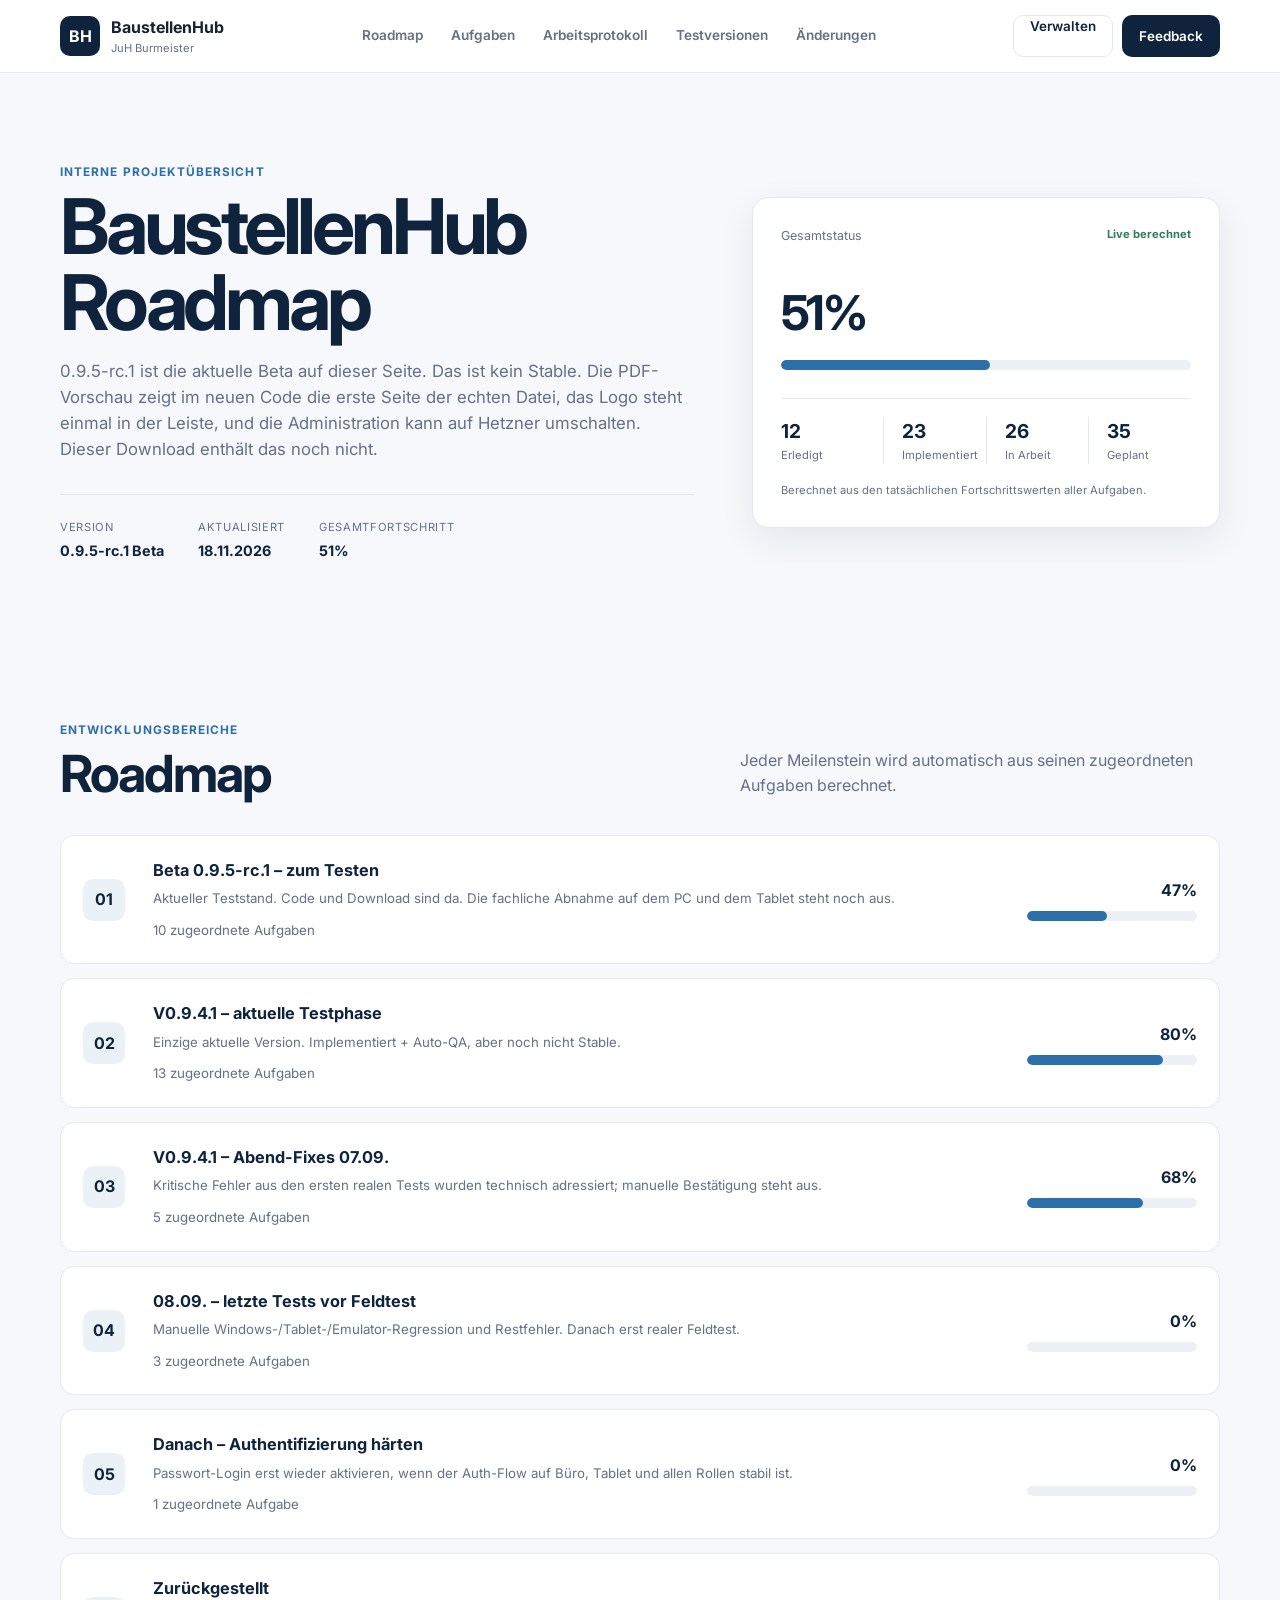
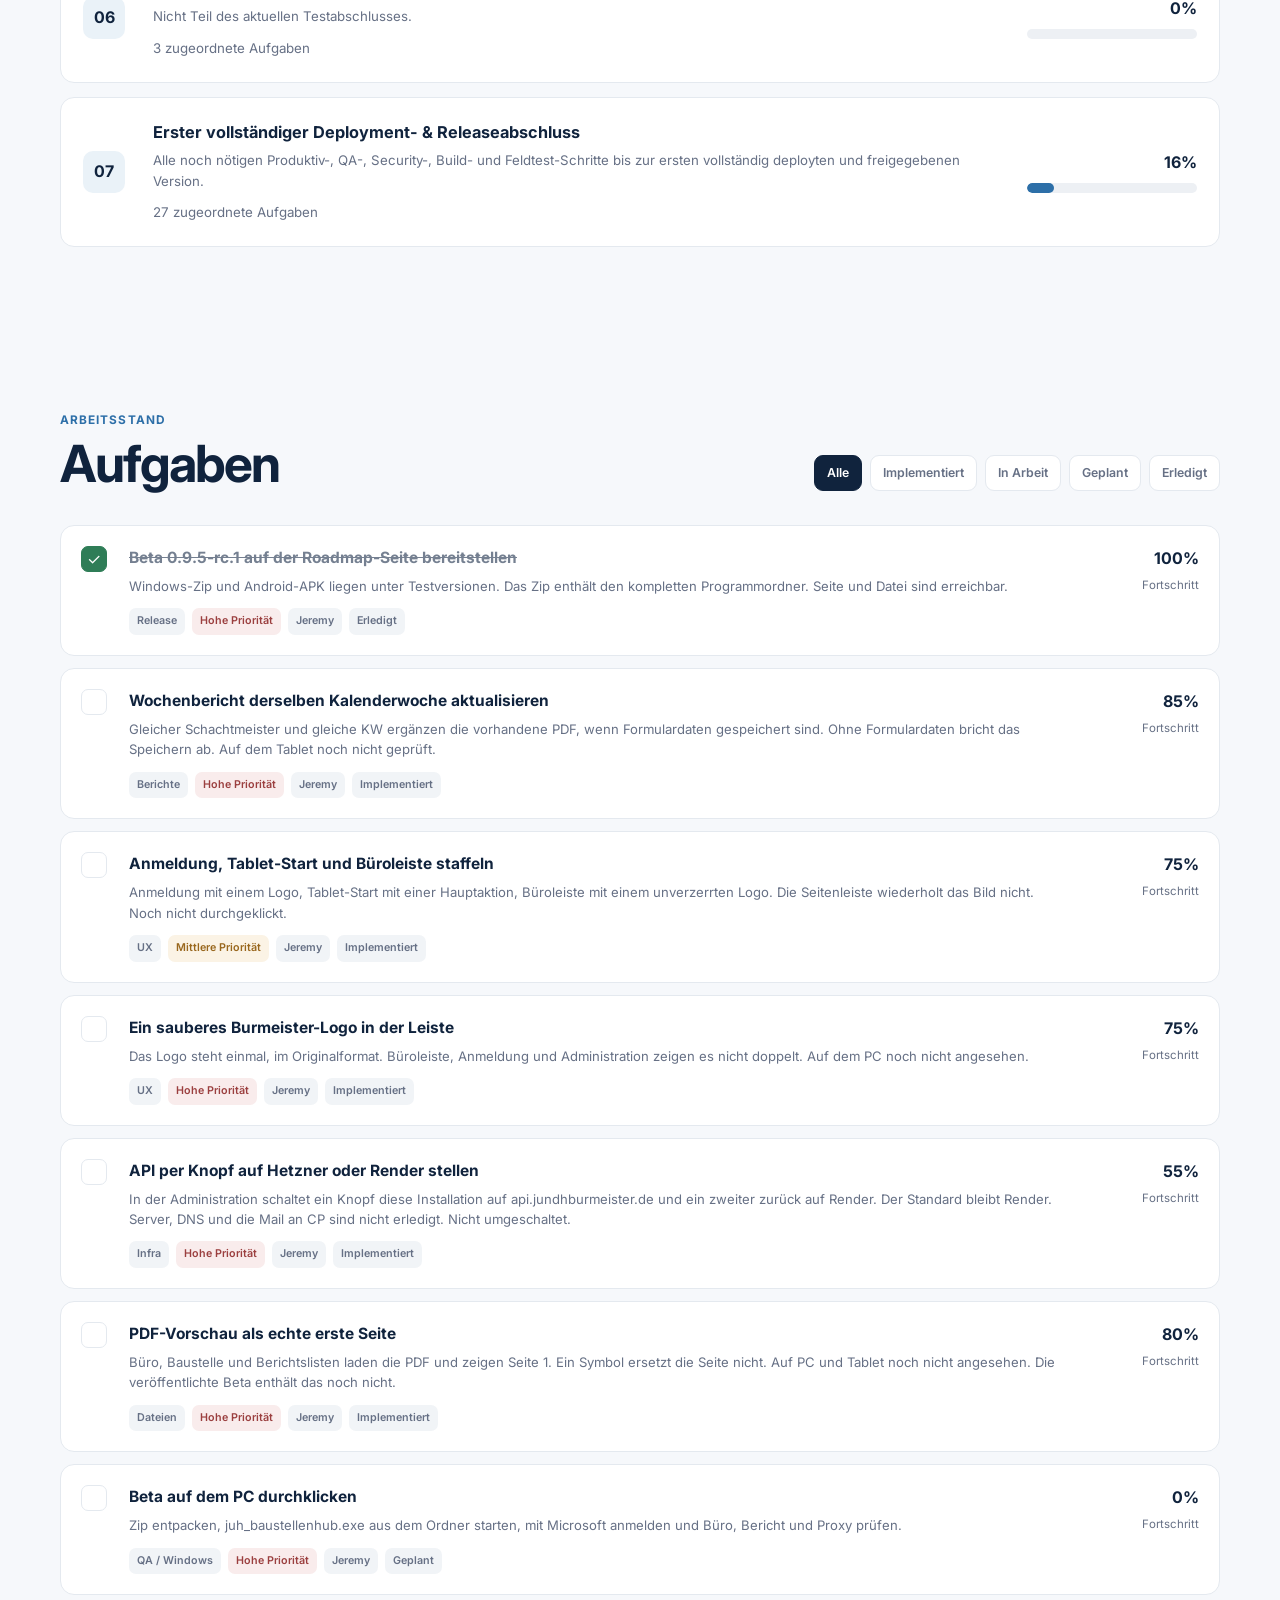
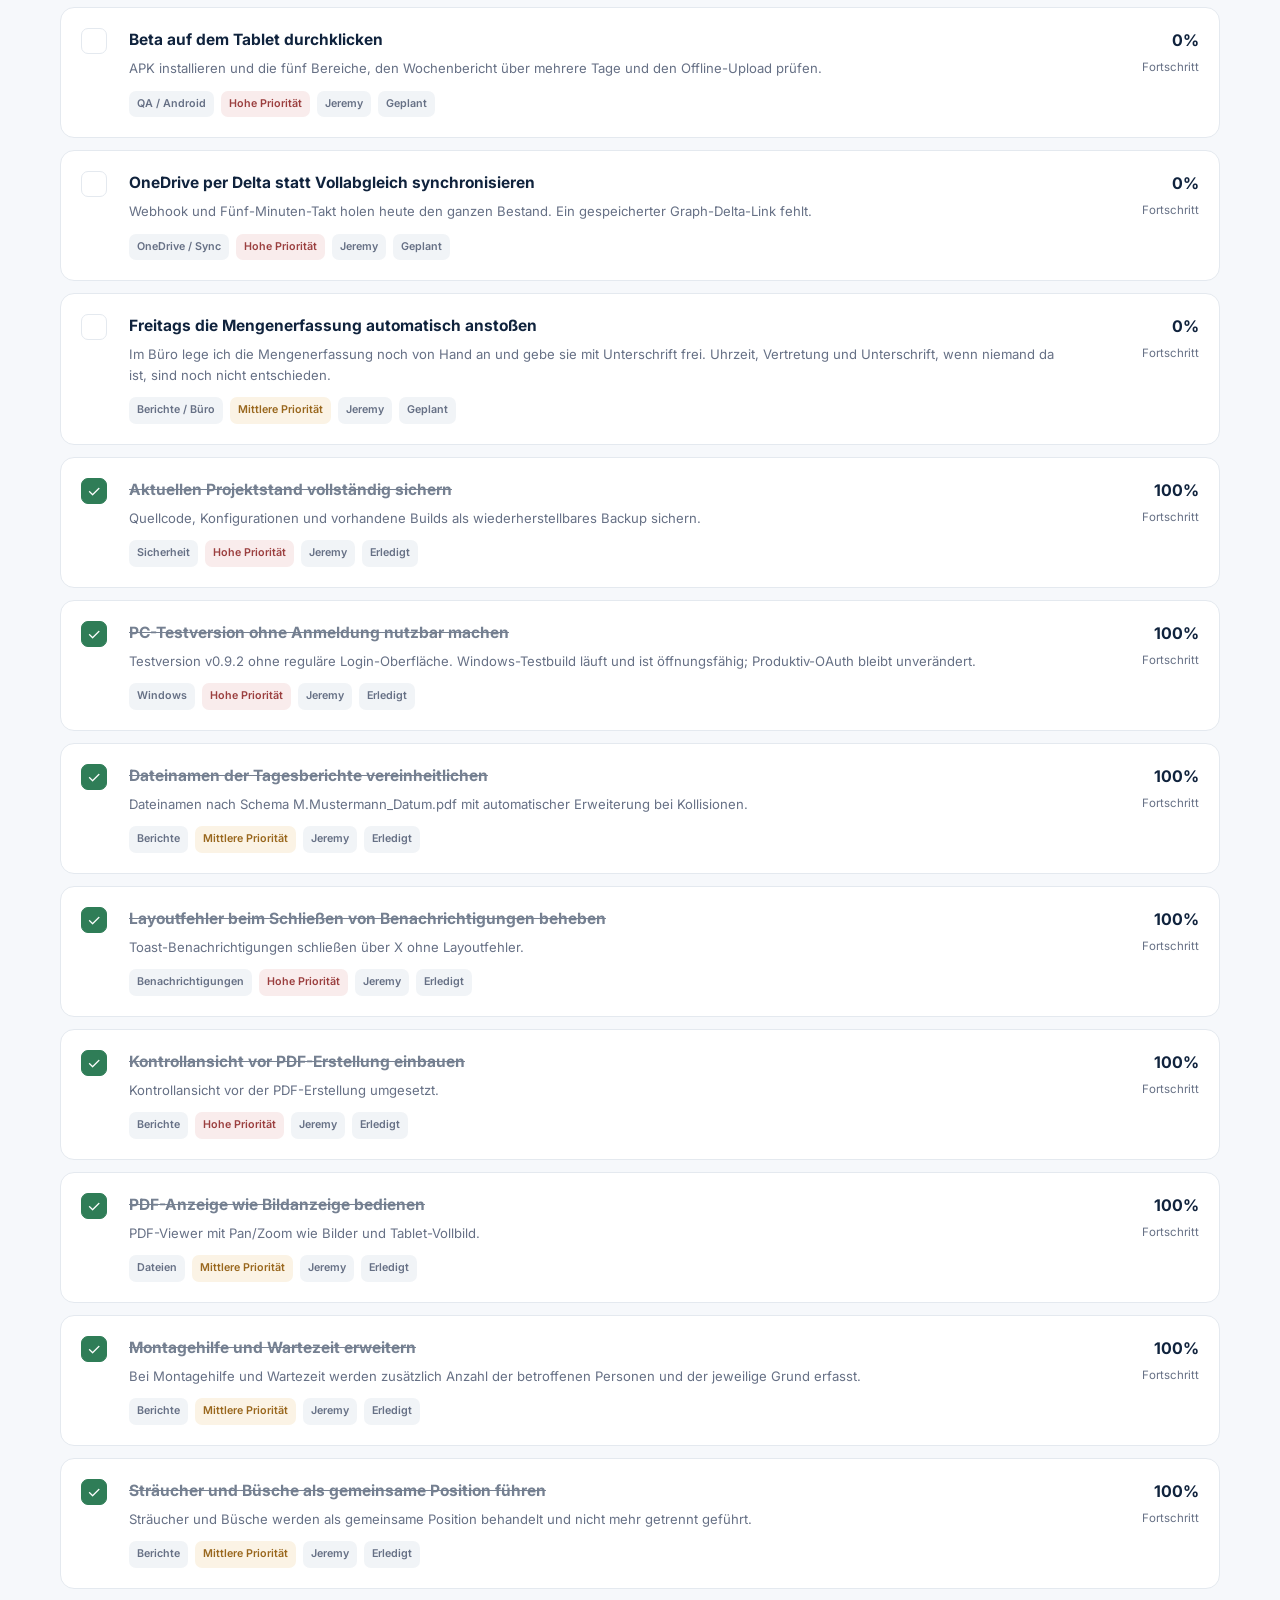
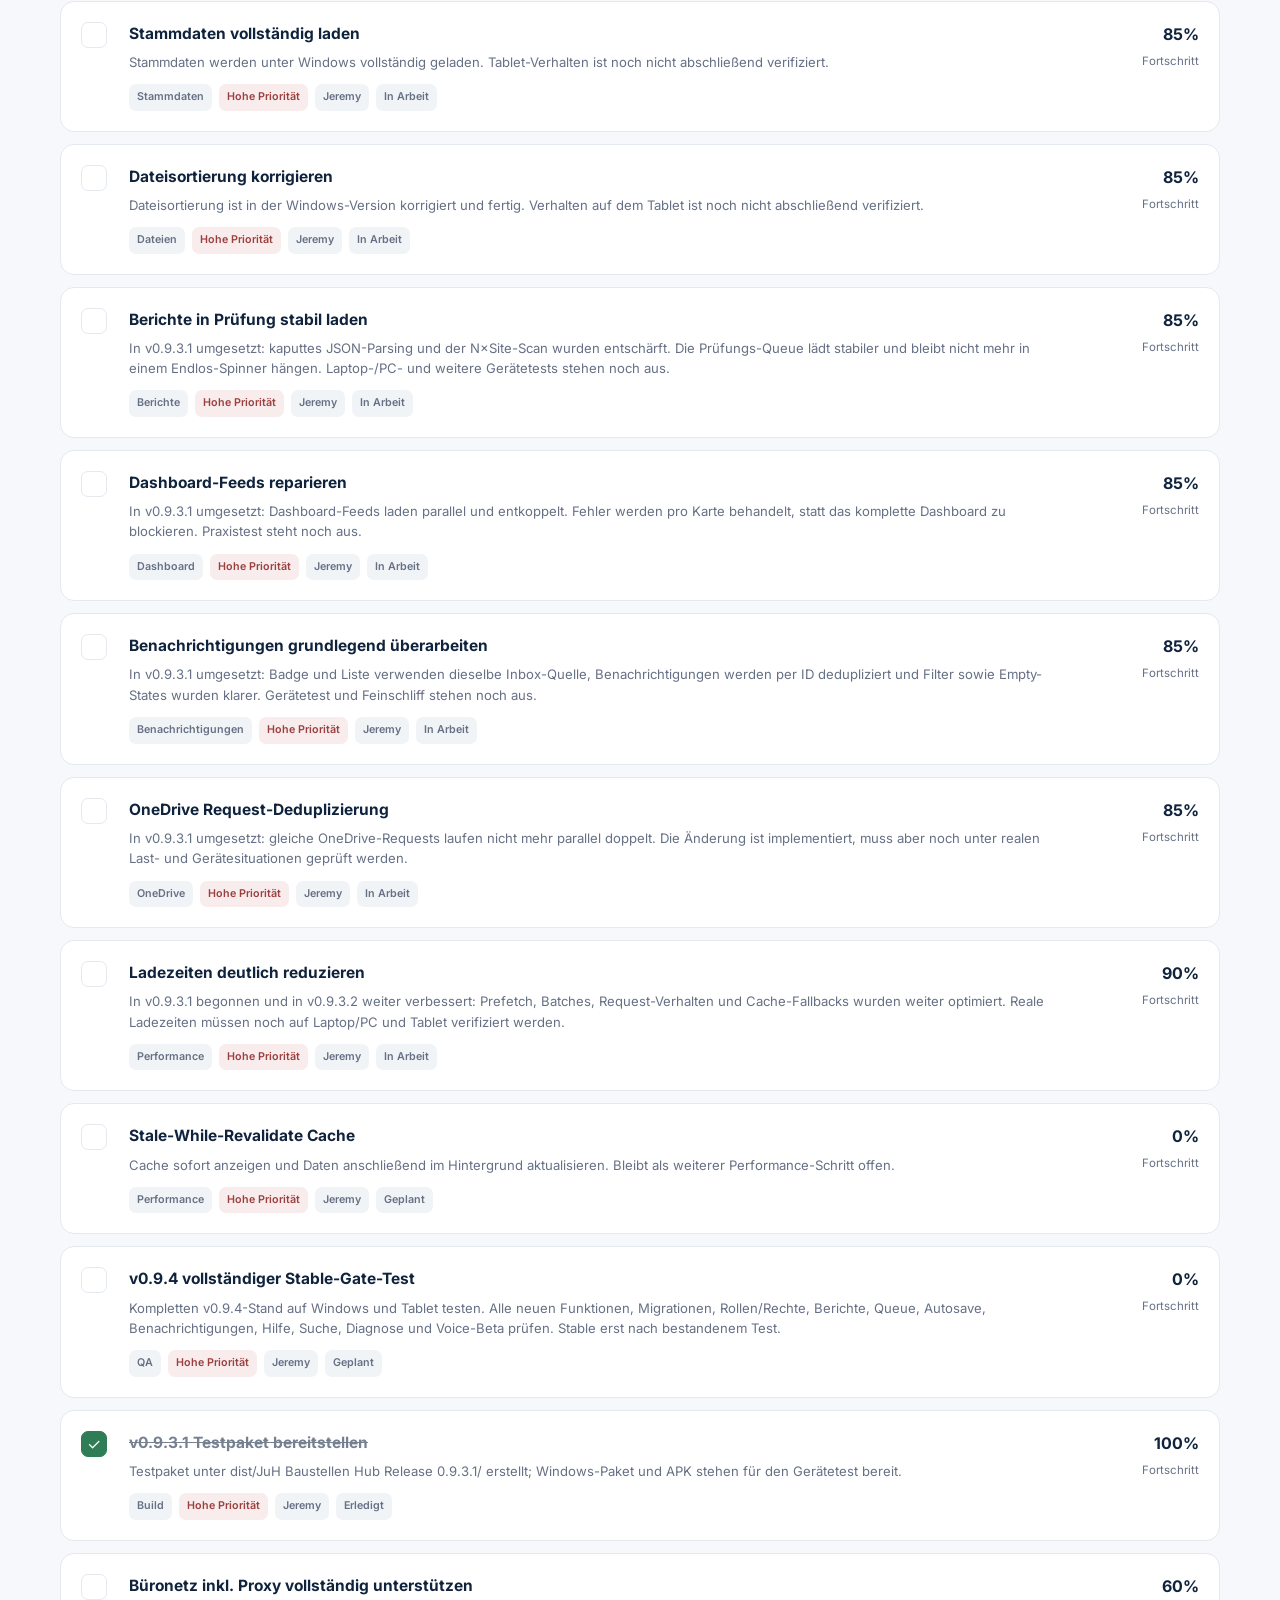
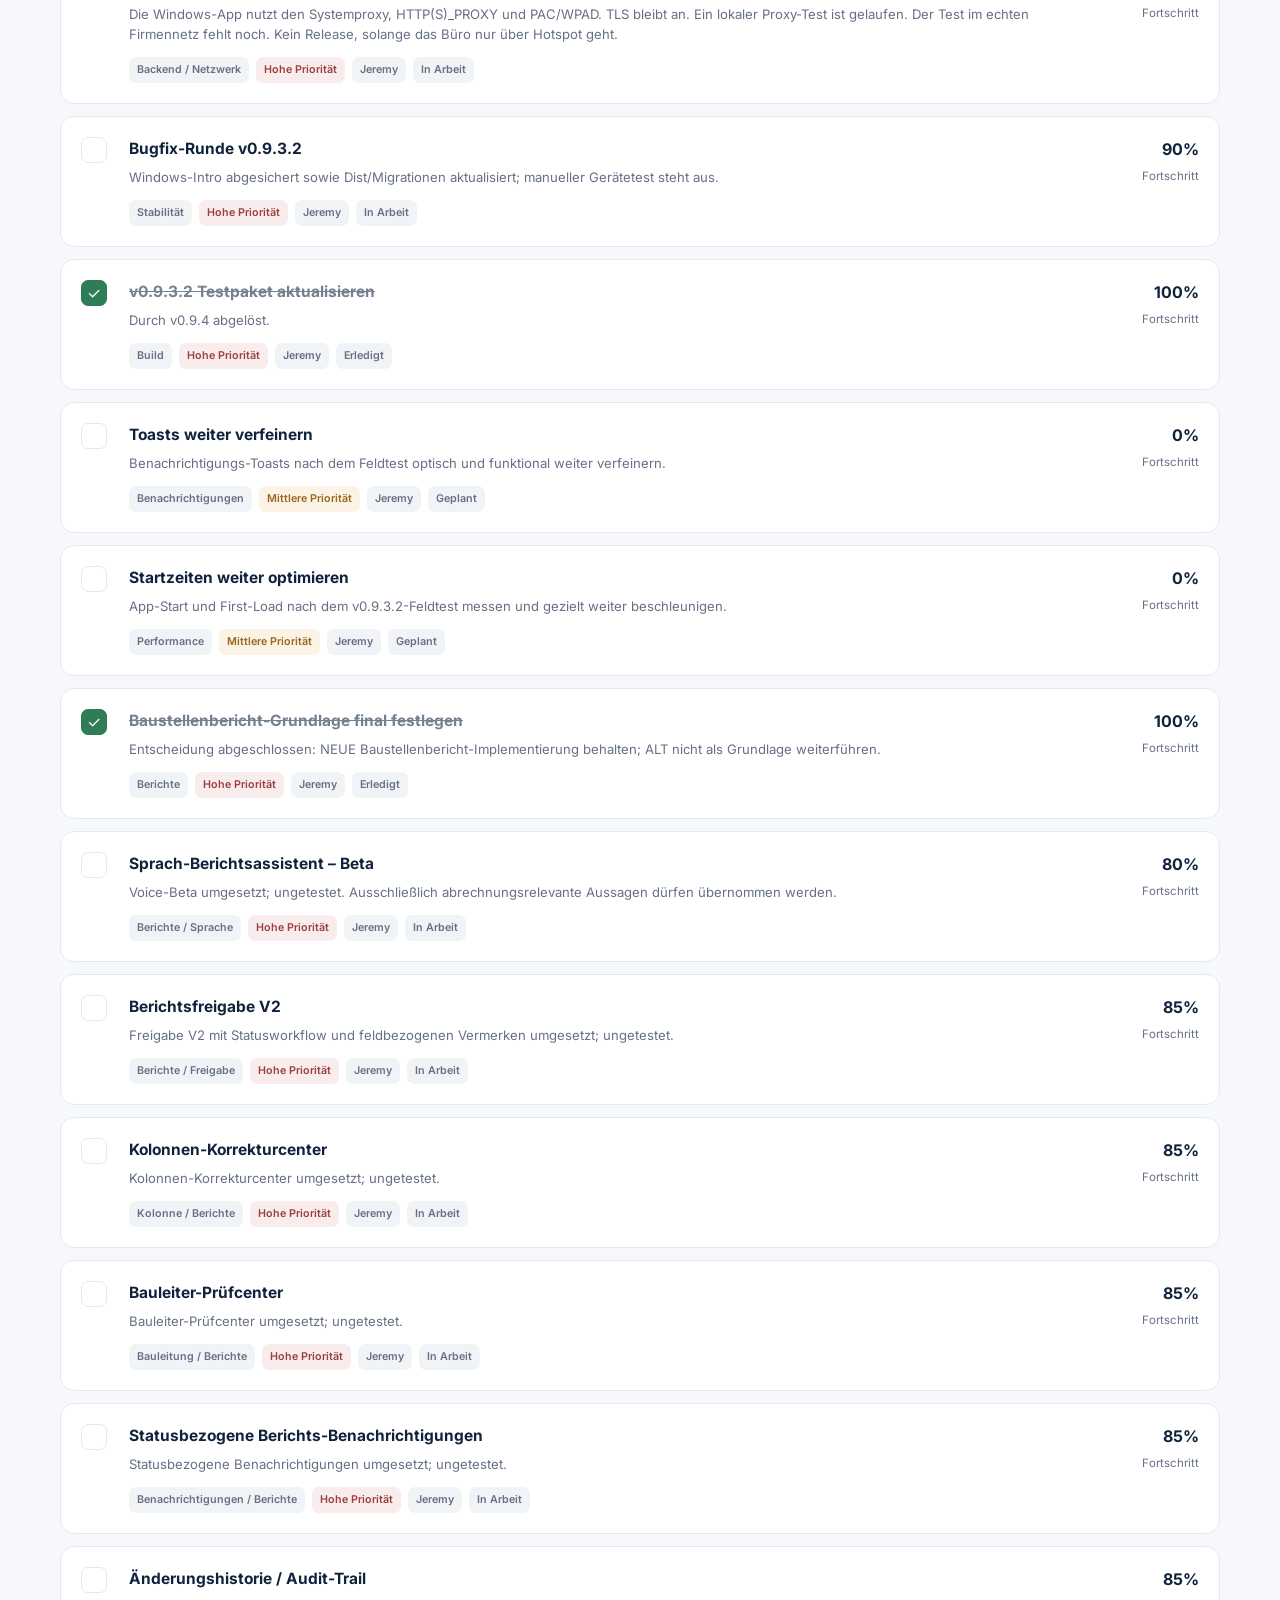
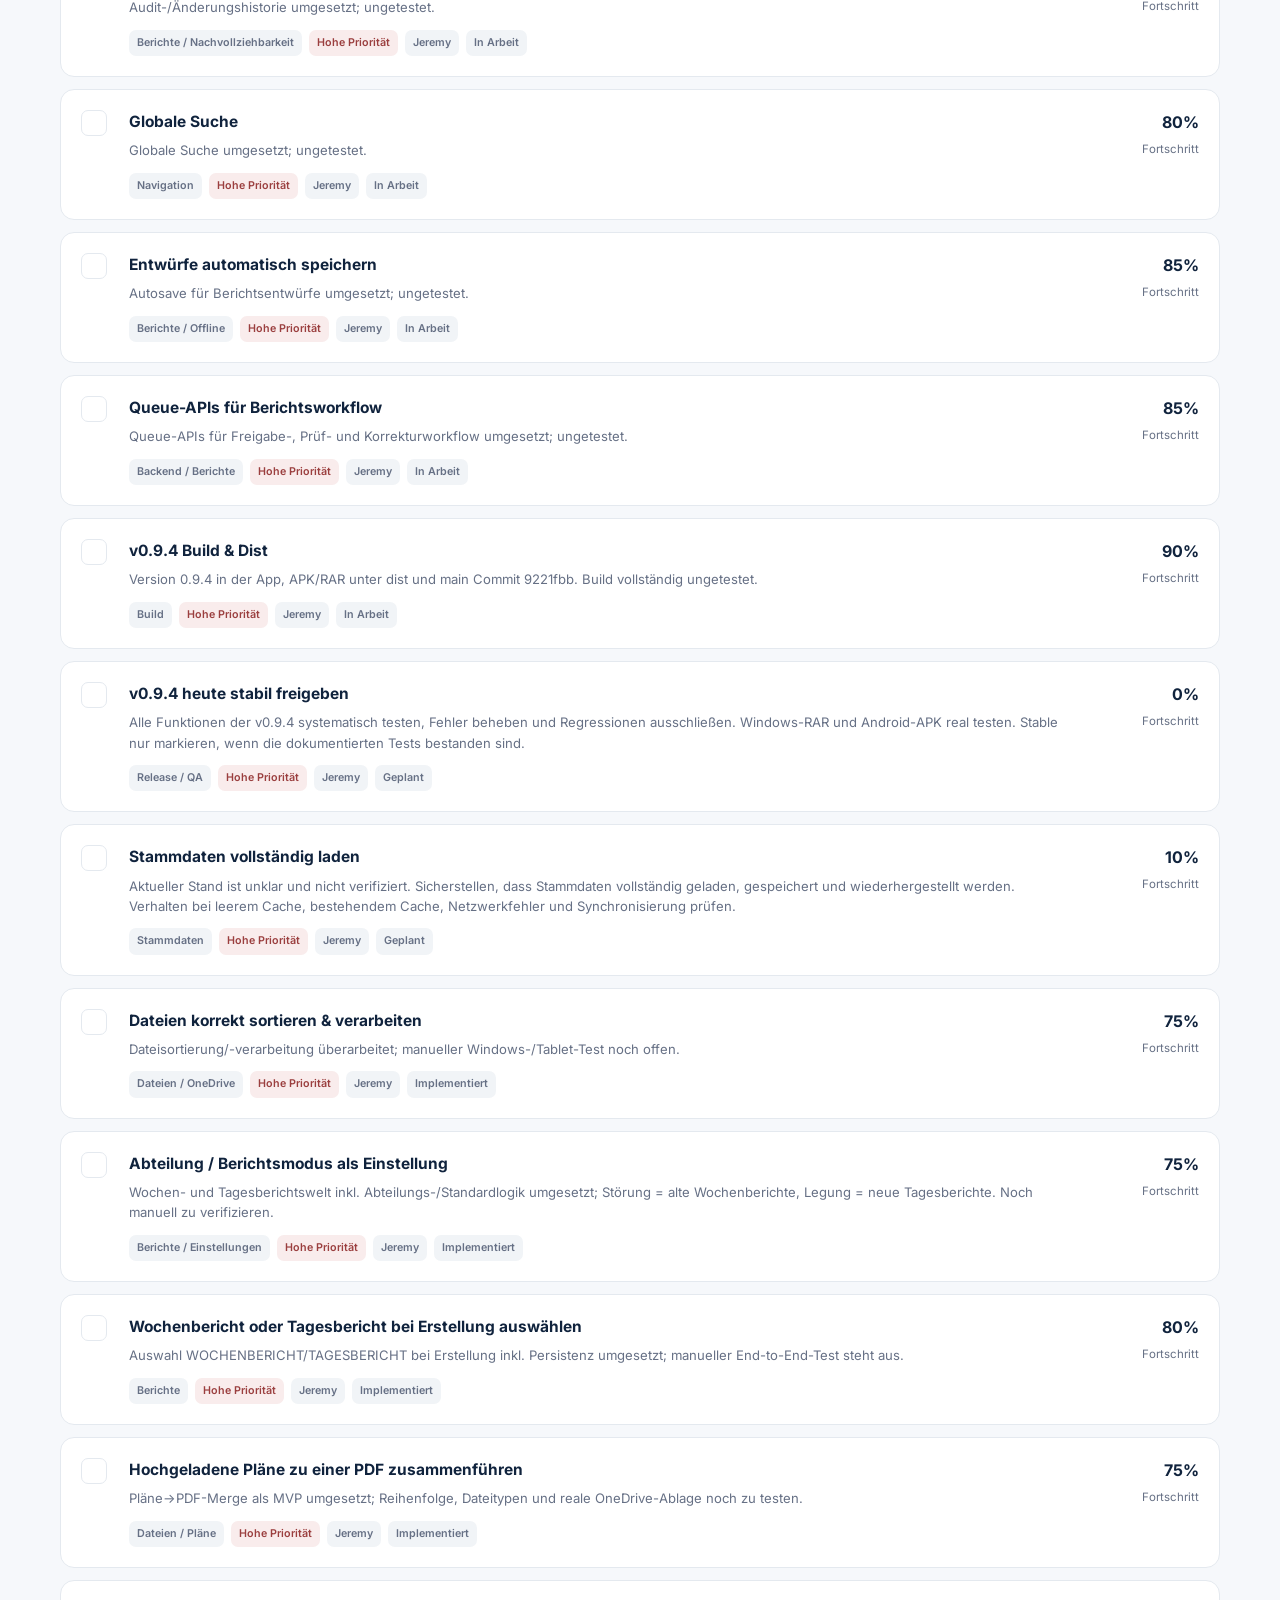
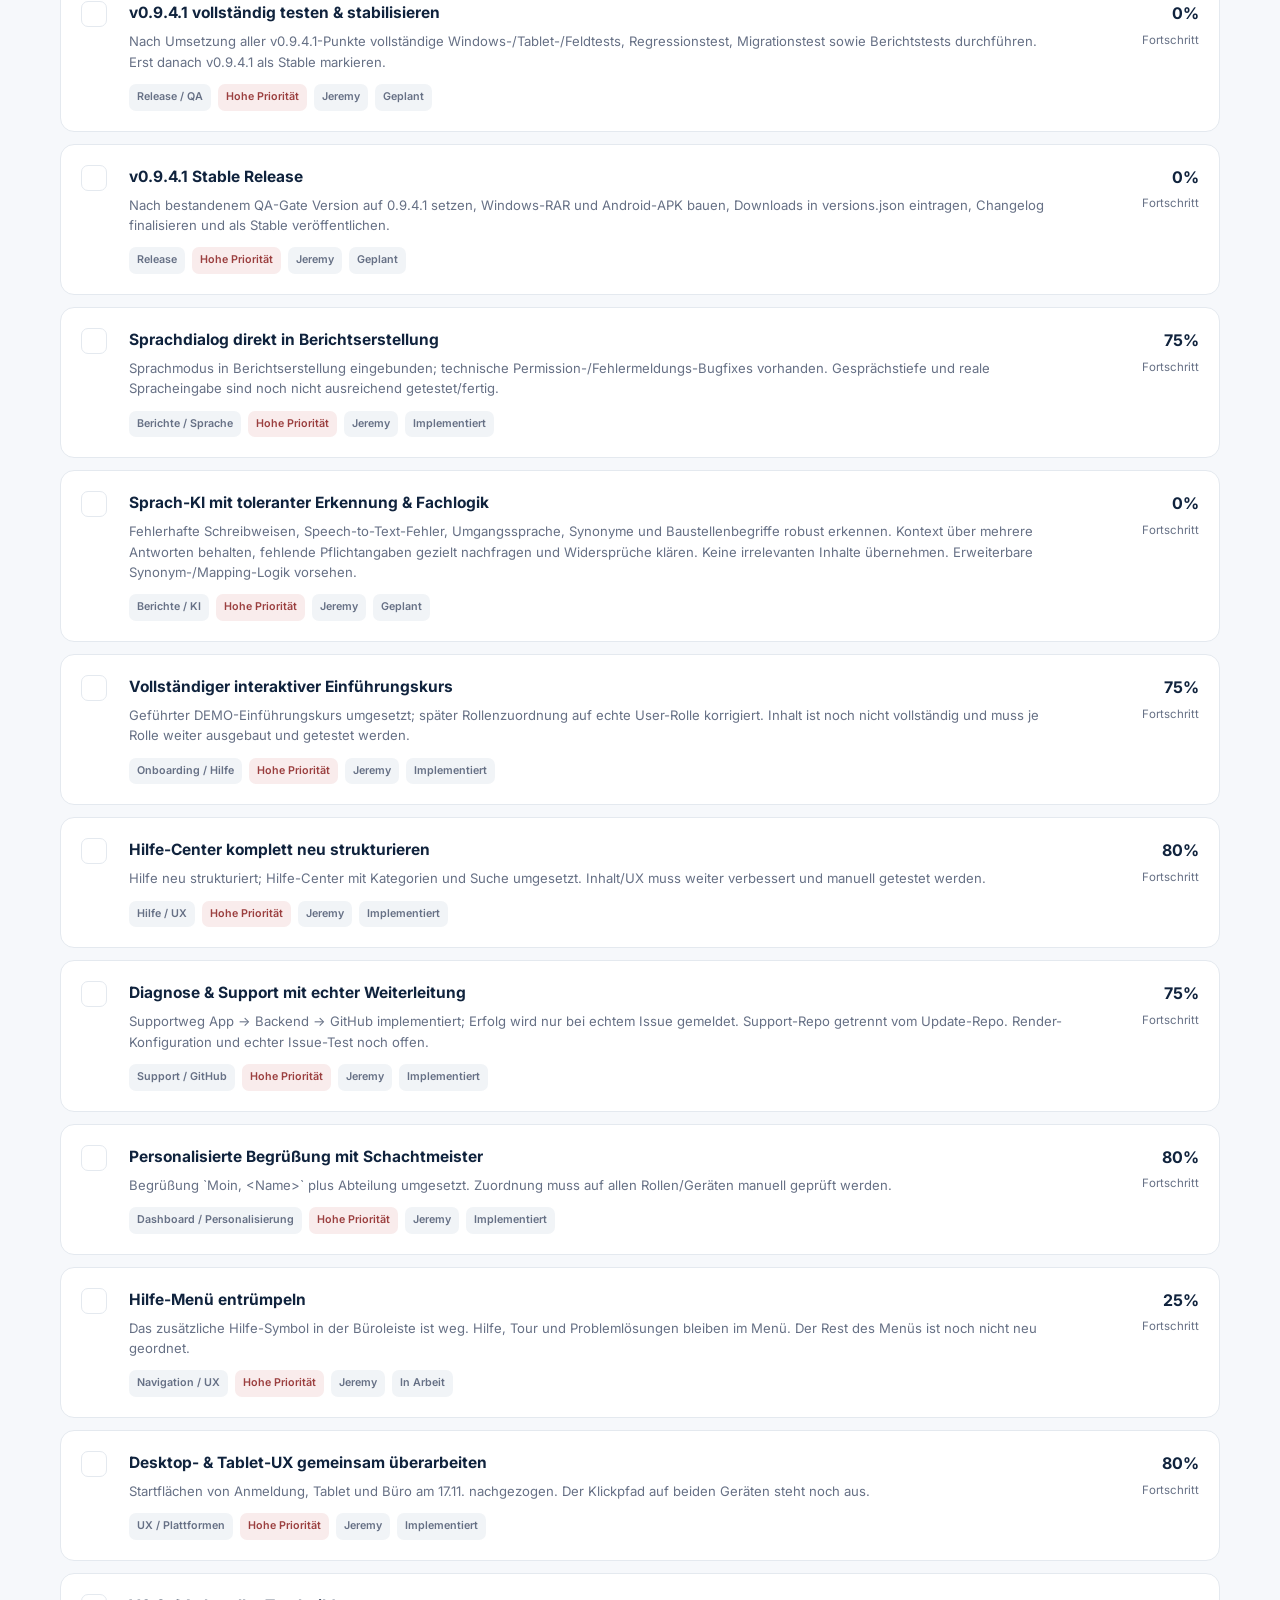
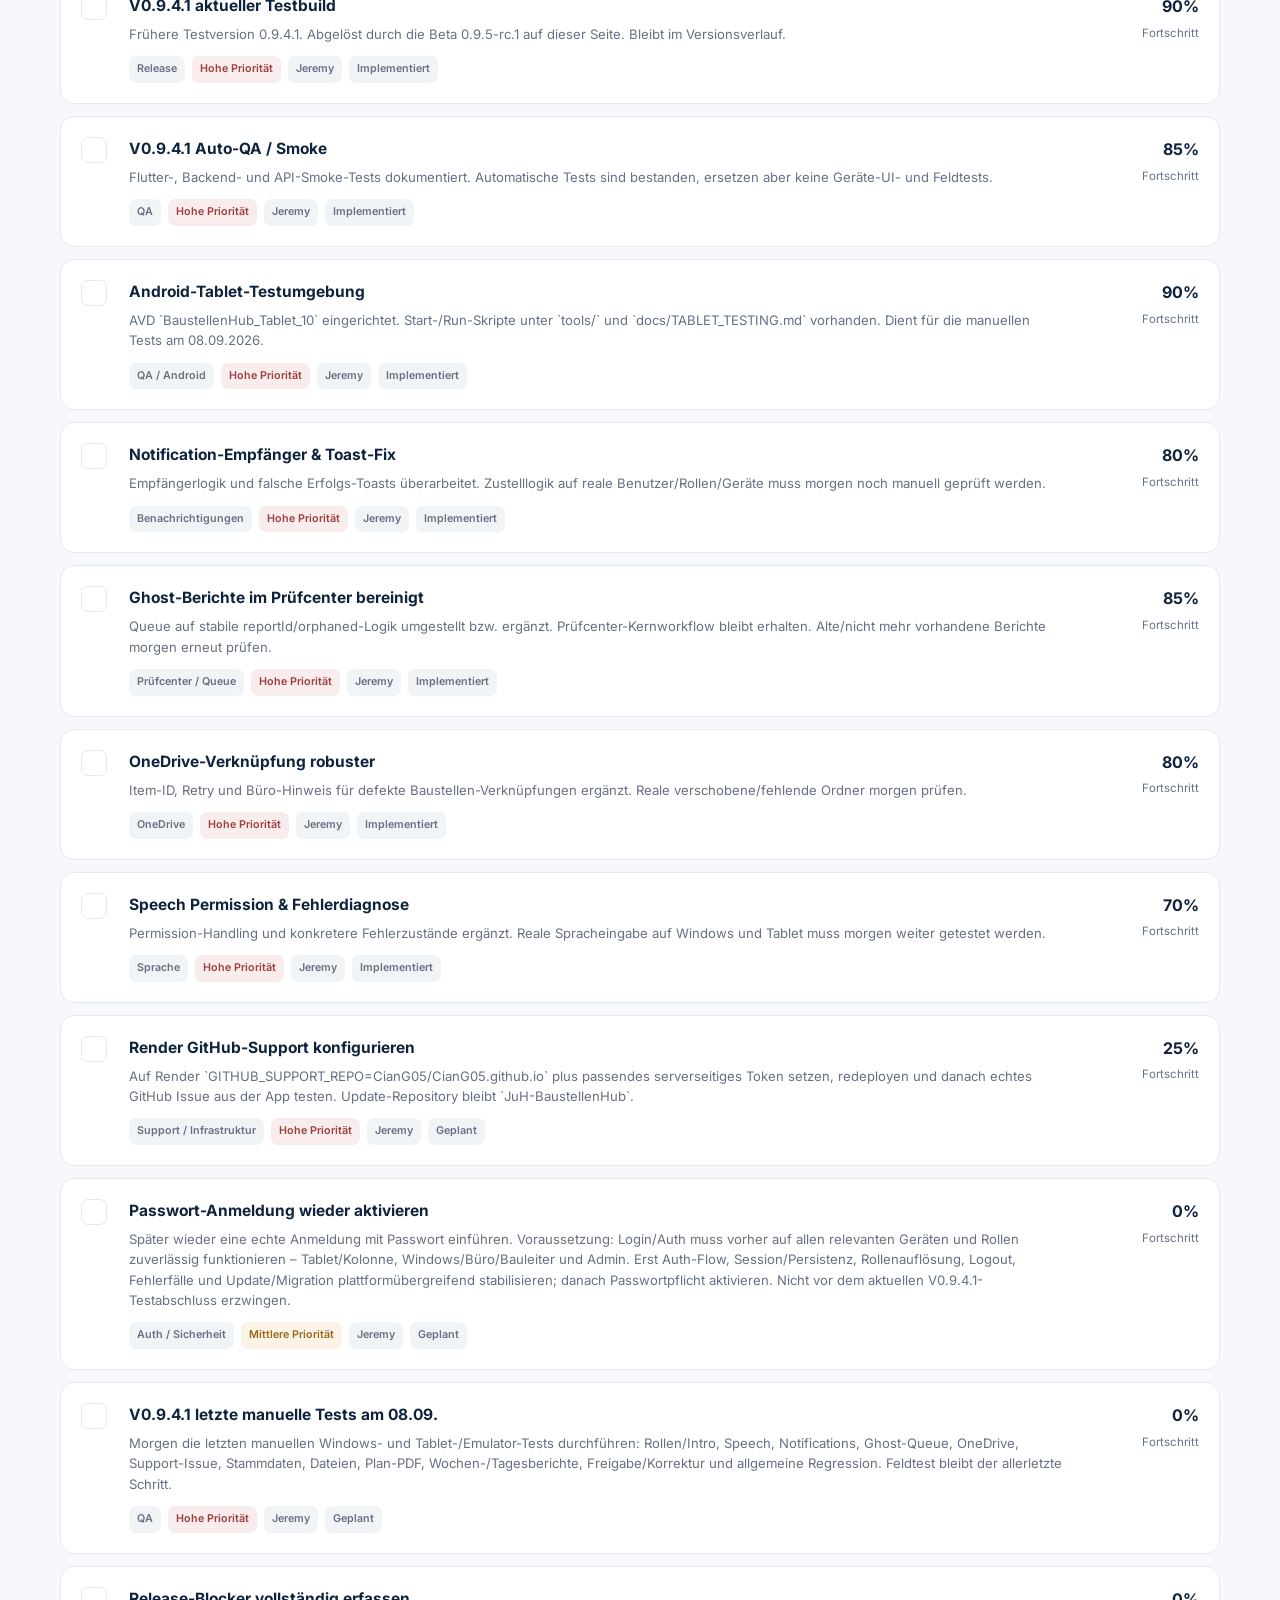
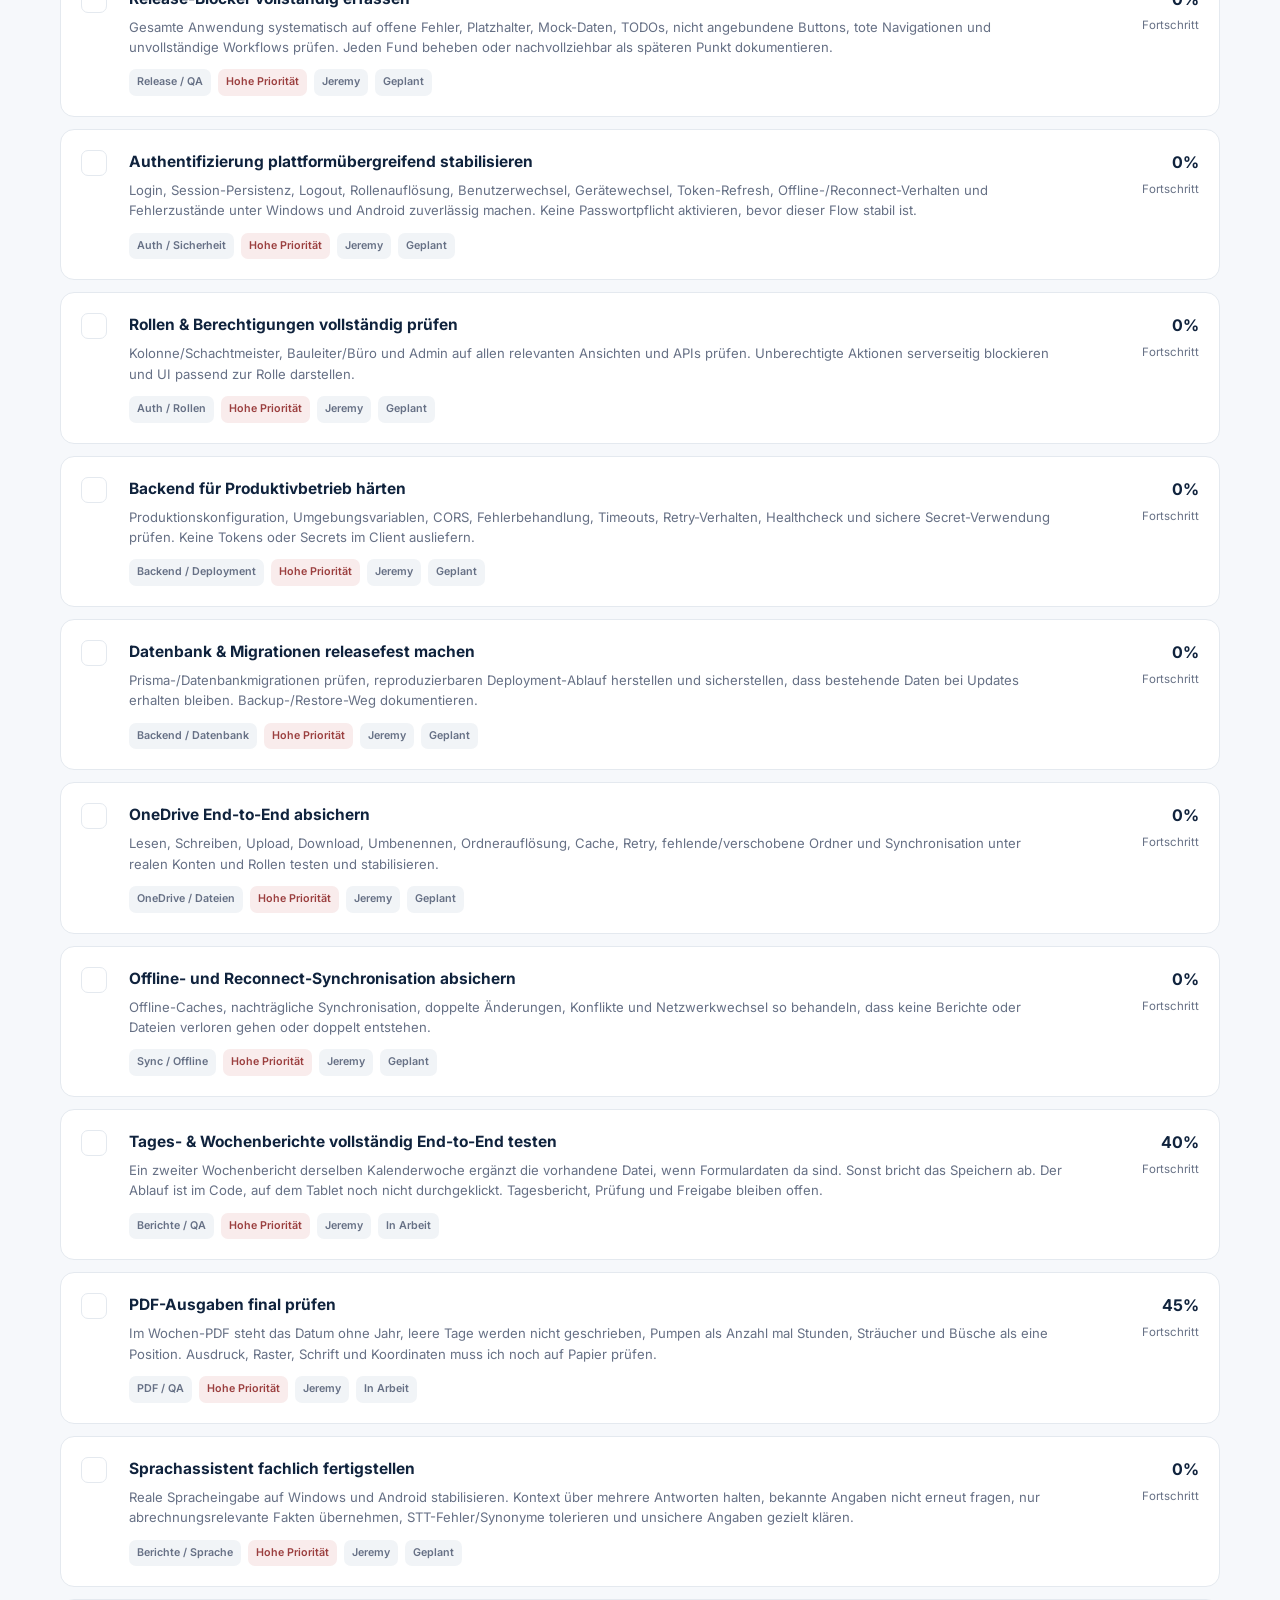
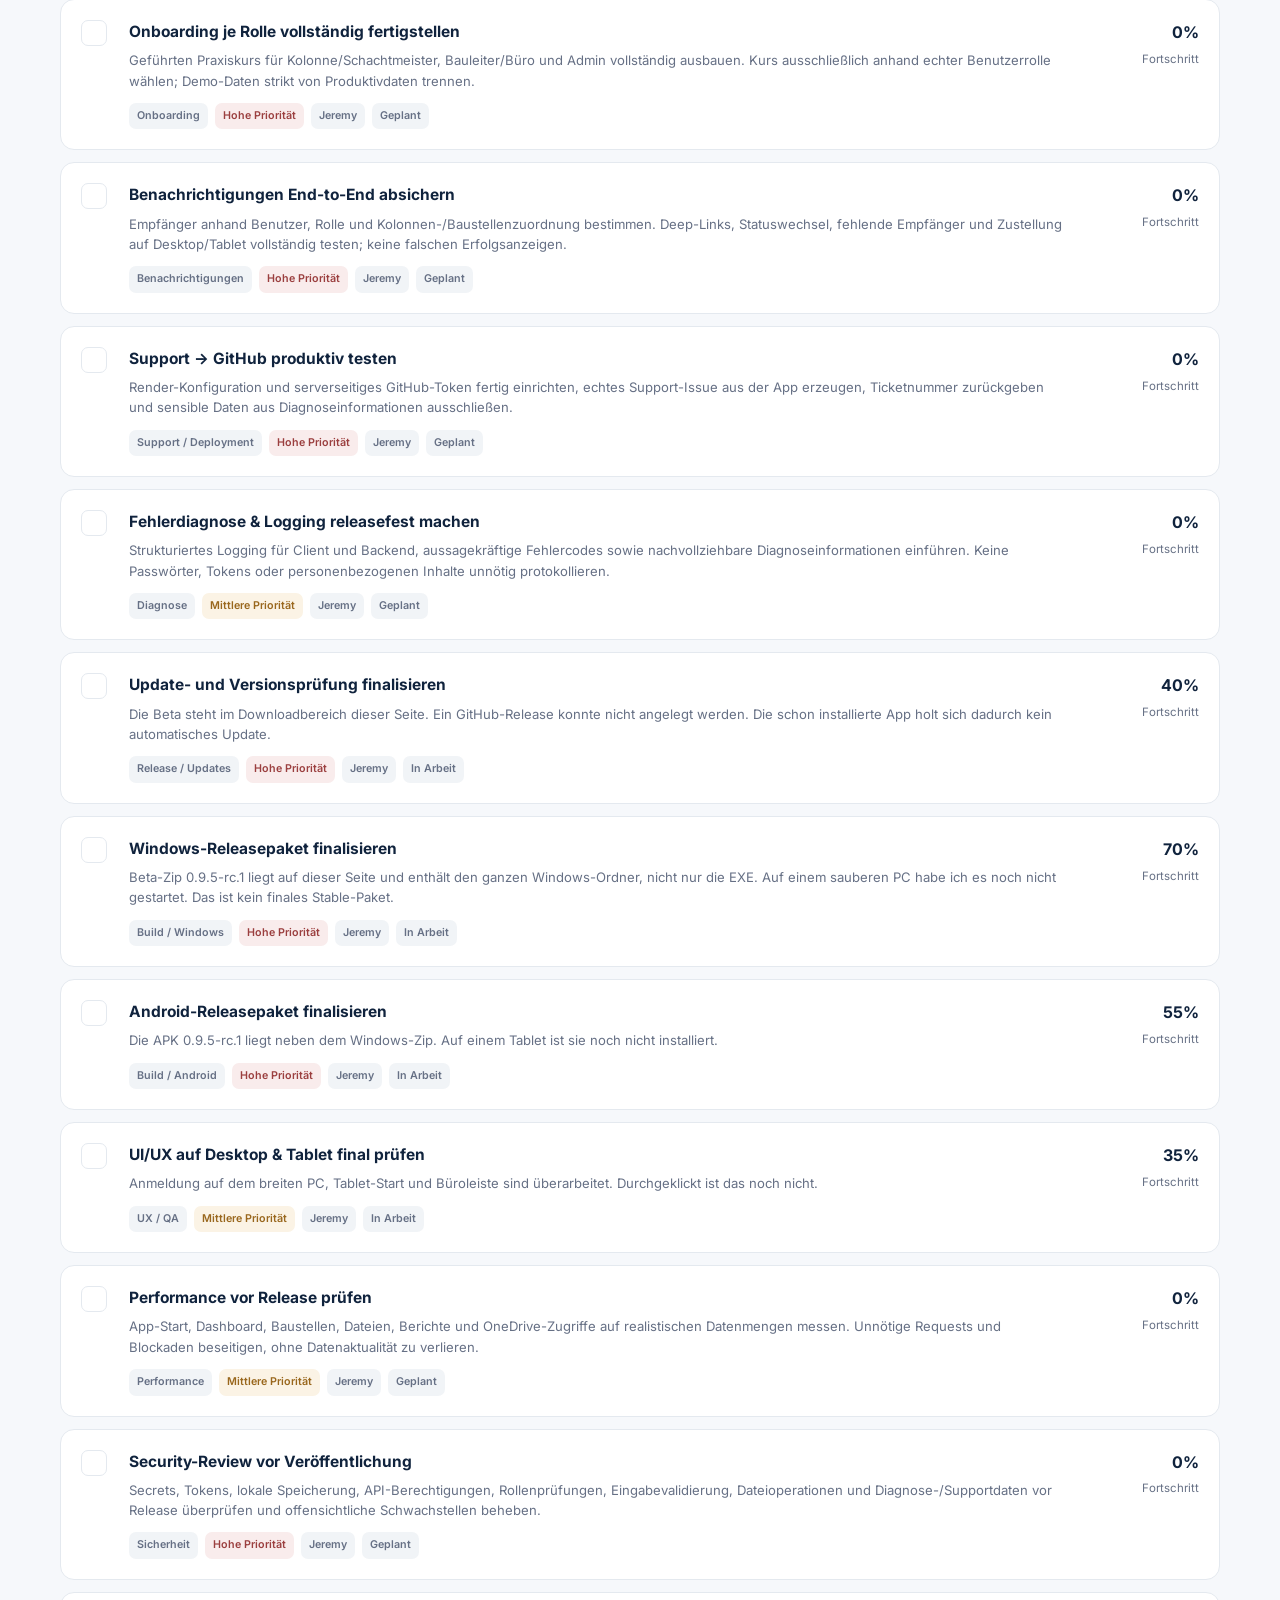
<file: index.html>
<!doctype html>
<html lang="de">
<head>
  <meta charset="utf-8">
  <meta name="viewport" content="width=device-width,initial-scale=1">
  <meta name="description" content="BaustellenHub Entwicklungs-Roadmap">
  <title>BaustellenHub – Roadmap</title>
  <link rel="preconnect" href="https://fonts.googleapis.com">
  <link rel="preconnect" href="https://fonts.gstatic.com" crossorigin>
  <link href="https://fonts.googleapis.com/css2?family=Inter:wght@400;500;600;700&display=swap" rel="stylesheet">
  <link rel="stylesheet" href="styles.css">
</head>
<body>
<header class="header">
  <div class="container header-inner">
    <a class="brand" href="#"><span class="mark">BH</span><span><strong>BaustellenHub</strong><small>JuH Burmeister</small></span></a>
    <nav><a href="#roadmap">Roadmap</a><a href="#tasks">Aufgaben</a><a href="#worklog">Arbeitsprotokoll</a><a href="#versions">Testversionen</a><a href="#changes">Änderungen</a></nav>
    <div class="actions"><a class="btn secondary" href="editor.html">Verwalten</a><button class="btn primary" id="feedbackOpen">Feedback</button></div>
  </div>
</header>

<main>
  <section class="hero container">
    <div>
      <p class="eyebrow">Interne Projektübersicht</p>
      <h1>BaustellenHub<br>Roadmap</h1>
      <p class="lead" id="summary"></p>
      <div class="meta">
        <div><span>Version</span><strong id="version">–</strong></div>
        <div><span>Aktualisiert</span><strong id="updated">–</strong></div>
        <div><span>Gesamtfortschritt</span><strong id="overall">–</strong></div>
      </div>
    </div>
    <aside class="overview-card">
      <div class="card-head"><span>Gesamtstatus</span><b>Live berechnet</b></div>
      <div class="big-value" id="overallBig">0%</div>
      <div class="bar"><i id="overallBar"></i></div>
      <div class="counts">
        <div><strong id="doneCount">0</strong><span>Erledigt</span></div>
        <div><strong id="implementedCount">0</strong><span>Implementiert</span></div>
        <div><strong id="workCount">0</strong><span>In Arbeit</span></div>
        <div><strong id="planCount">0</strong><span>Geplant</span></div>
      </div>
      <p class="calculation-note">Berechnet aus den tatsächlichen Fortschrittswerten aller Aufgaben.</p>
    </aside>
  </section>

  <section class="section container" id="roadmap">
    <div class="section-head"><div><p class="eyebrow">Entwicklungsbereiche</p><h2>Roadmap</h2></div><p>Jeder Meilenstein wird automatisch aus seinen zugeordneten Aufgaben berechnet.</p></div>
    <div id="milestones" class="milestones"></div>
  </section>

  <section class="section container" id="tasks">
    <div class="section-head">
      <div><p class="eyebrow">Arbeitsstand</p><h2>Aufgaben</h2></div>
      <div class="filters"><button class="filter active" data-filter="all">Alle</button><button class="filter" data-filter="implemented">Implementiert</button><button class="filter" data-filter="in_progress">In Arbeit</button><button class="filter" data-filter="planned">Geplant</button><button class="filter" data-filter="done">Erledigt</button></div>
    </div>
    <div id="taskList" class="task-list"></div>
  </section>

  <section class="section container" id="worklog">
    <div class="section-head">
      <div><p class="eyebrow">Dokumentation</p><h2>Arbeitsprotokoll</h2></div>
      <p>Dokumentierte Entwicklungsarbeiten nach Arbeitstag.</p>
    </div>
    <div id="worklogList" class="changelog"></div>
  </section>

  <section class="section container" id="versions">
    <div class="section-head">
      <div><p class="eyebrow">Builds & Downloads</p><h2>Testversionen</h2></div>
      <p>Die aktuelle Testversion steht direkt zum Download bereit. Frühere Entwicklungsstände bleiben darunter nachvollziehbar.</p>
    </div>
    <div id="currentVersion"></div>
    <div class="version-history-head">
      <h3>Versionsverlauf</h3>
      <span id="versionCount">–</span>
    </div>
    <div id="versionHistory" class="version-history"></div>
  </section>

  <section class="section container" id="changes">
    <div class="section-head"><div><p class="eyebrow">Nachvollziehbarkeit</p><h2>Letzte Änderungen</h2></div></div>
    <div id="changelog" class="changelog"></div>
  </section>

  <section class="feedback">
    <div class="container feedback-inner"><div><p class="eyebrow pale">Feedback</p><h2>Verbesserungen direkt festhalten.</h2><p>Rückmeldungen können als nachvollziehbares GitHub-Issue oder per E-Mail gesendet werden.</p></div><button class="btn light" id="feedbackOpenBottom">Feedback geben</button></div>
  </section>
</main>

<footer><div class="container footer-inner"><span>BaustellenHub · JuH Burmeister</span><span id="footerDate"></span></div></footer>

<dialog id="feedbackDialog">
  <form method="dialog" class="dialog">
    <div class="dialog-head"><div><p class="eyebrow">Feedback</p><h2>Verbesserung vorschlagen</h2></div><button value="cancel" class="close">×</button></div>
    <label>Titel<input id="fbTitle"></label>
    <label>Bereich<select id="fbArea"><option>Allgemein</option><option>Windows-App</option><option>Tablet-App</option><option>Berichte</option><option>PDFs</option><option>Benachrichtigungen</option><option>Performance</option><option>Materialverwaltung</option></select></label>
    <label>Beschreibung<textarea id="fbText" rows="7"></textarea></label>
    <div class="dialog-actions"><button value="cancel" class="btn secondary">Abbrechen</button><button type="button" class="btn primary" id="issueButton">GitHub-Issue öffnen</button></div>
    <button type="button" class="email-link" id="emailButton">Stattdessen per E-Mail senden</button>
  </form>
</dialog>

<script src="config.js"></script>
<script src="script.js"></script>
</body>
</html>
</file>
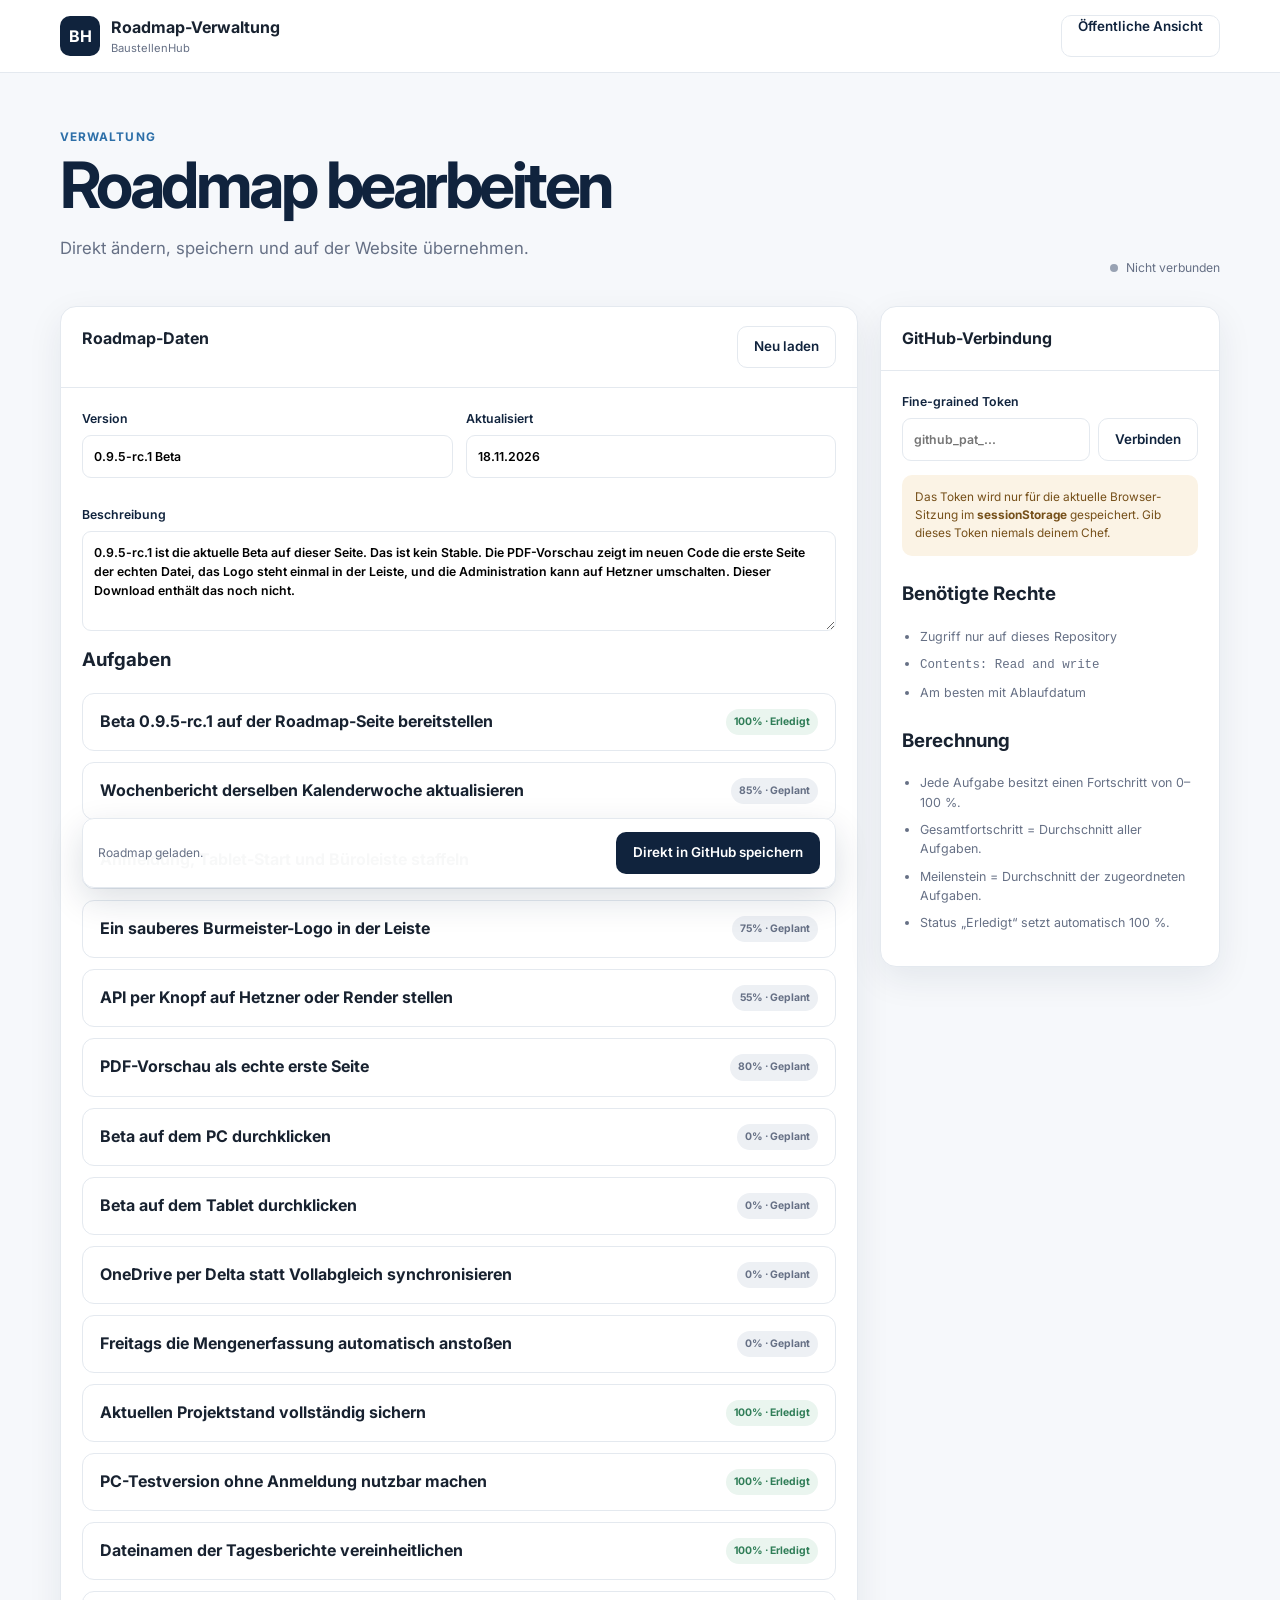
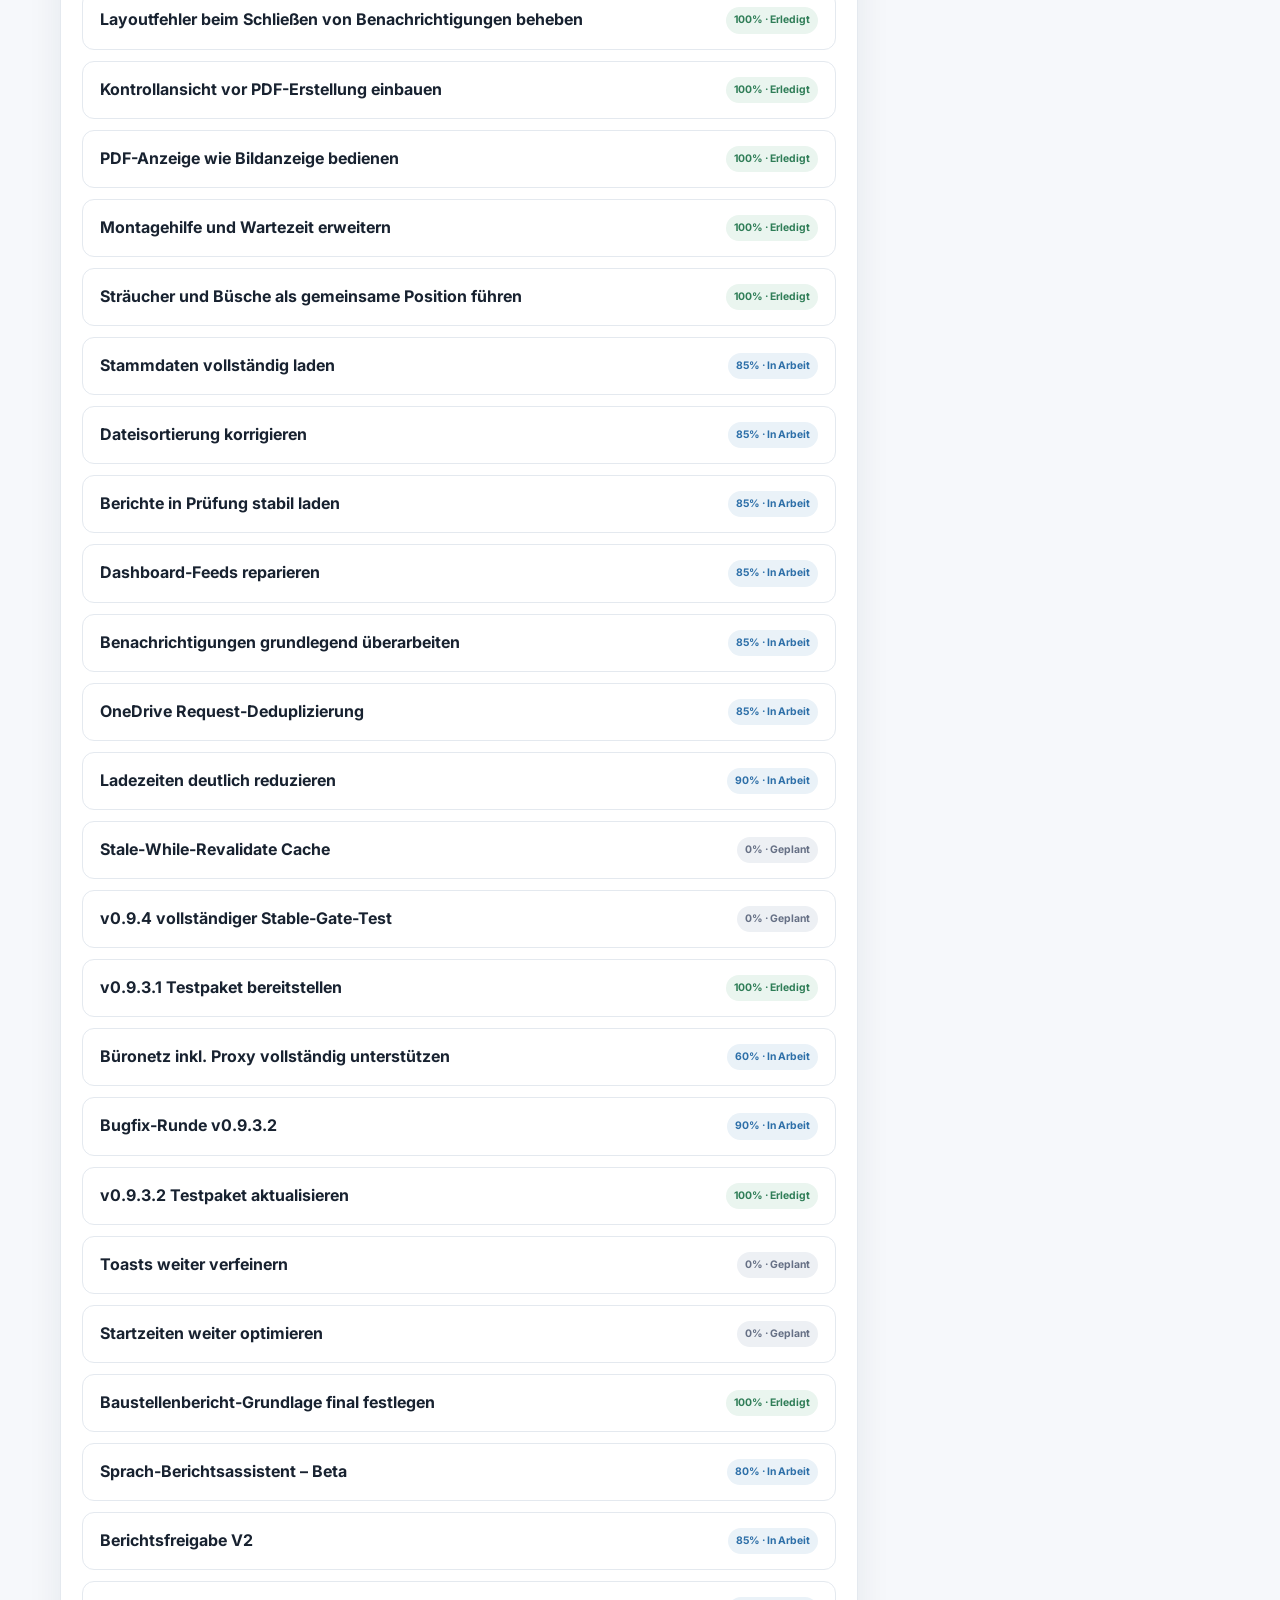
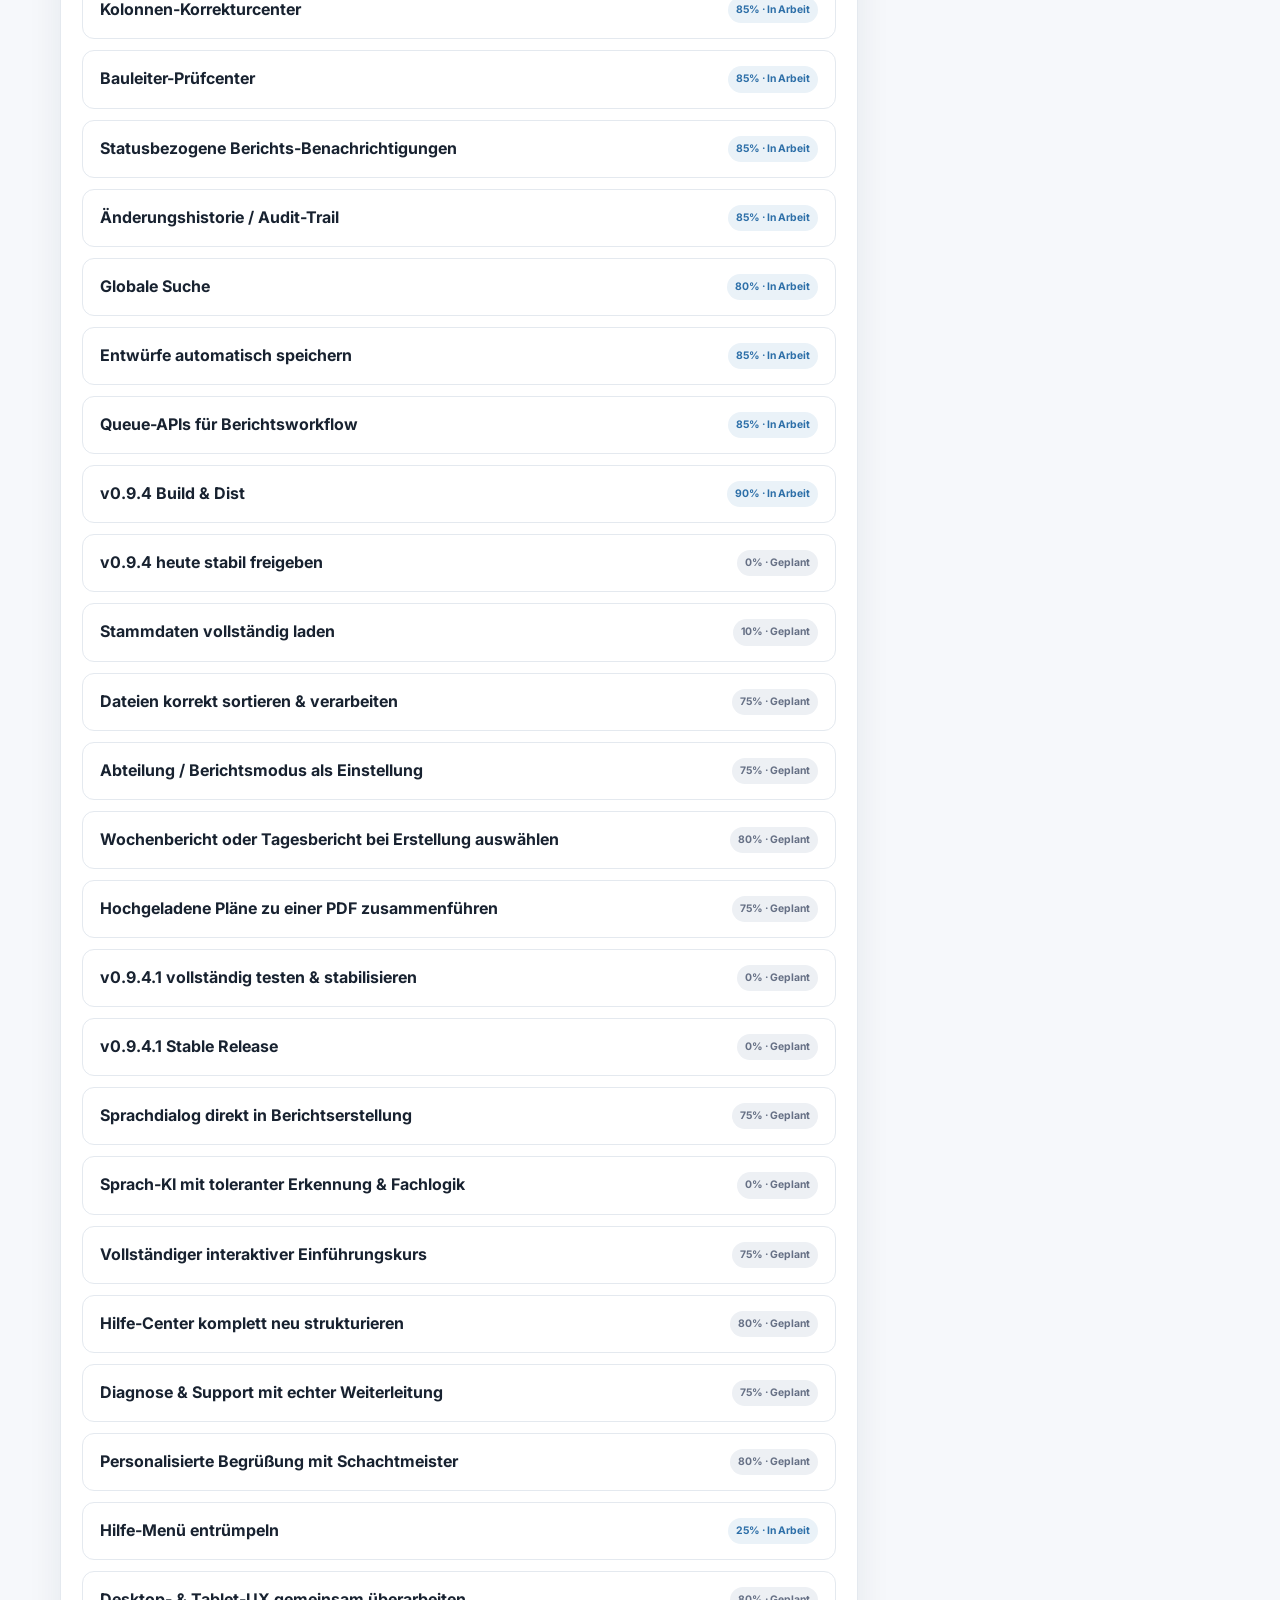
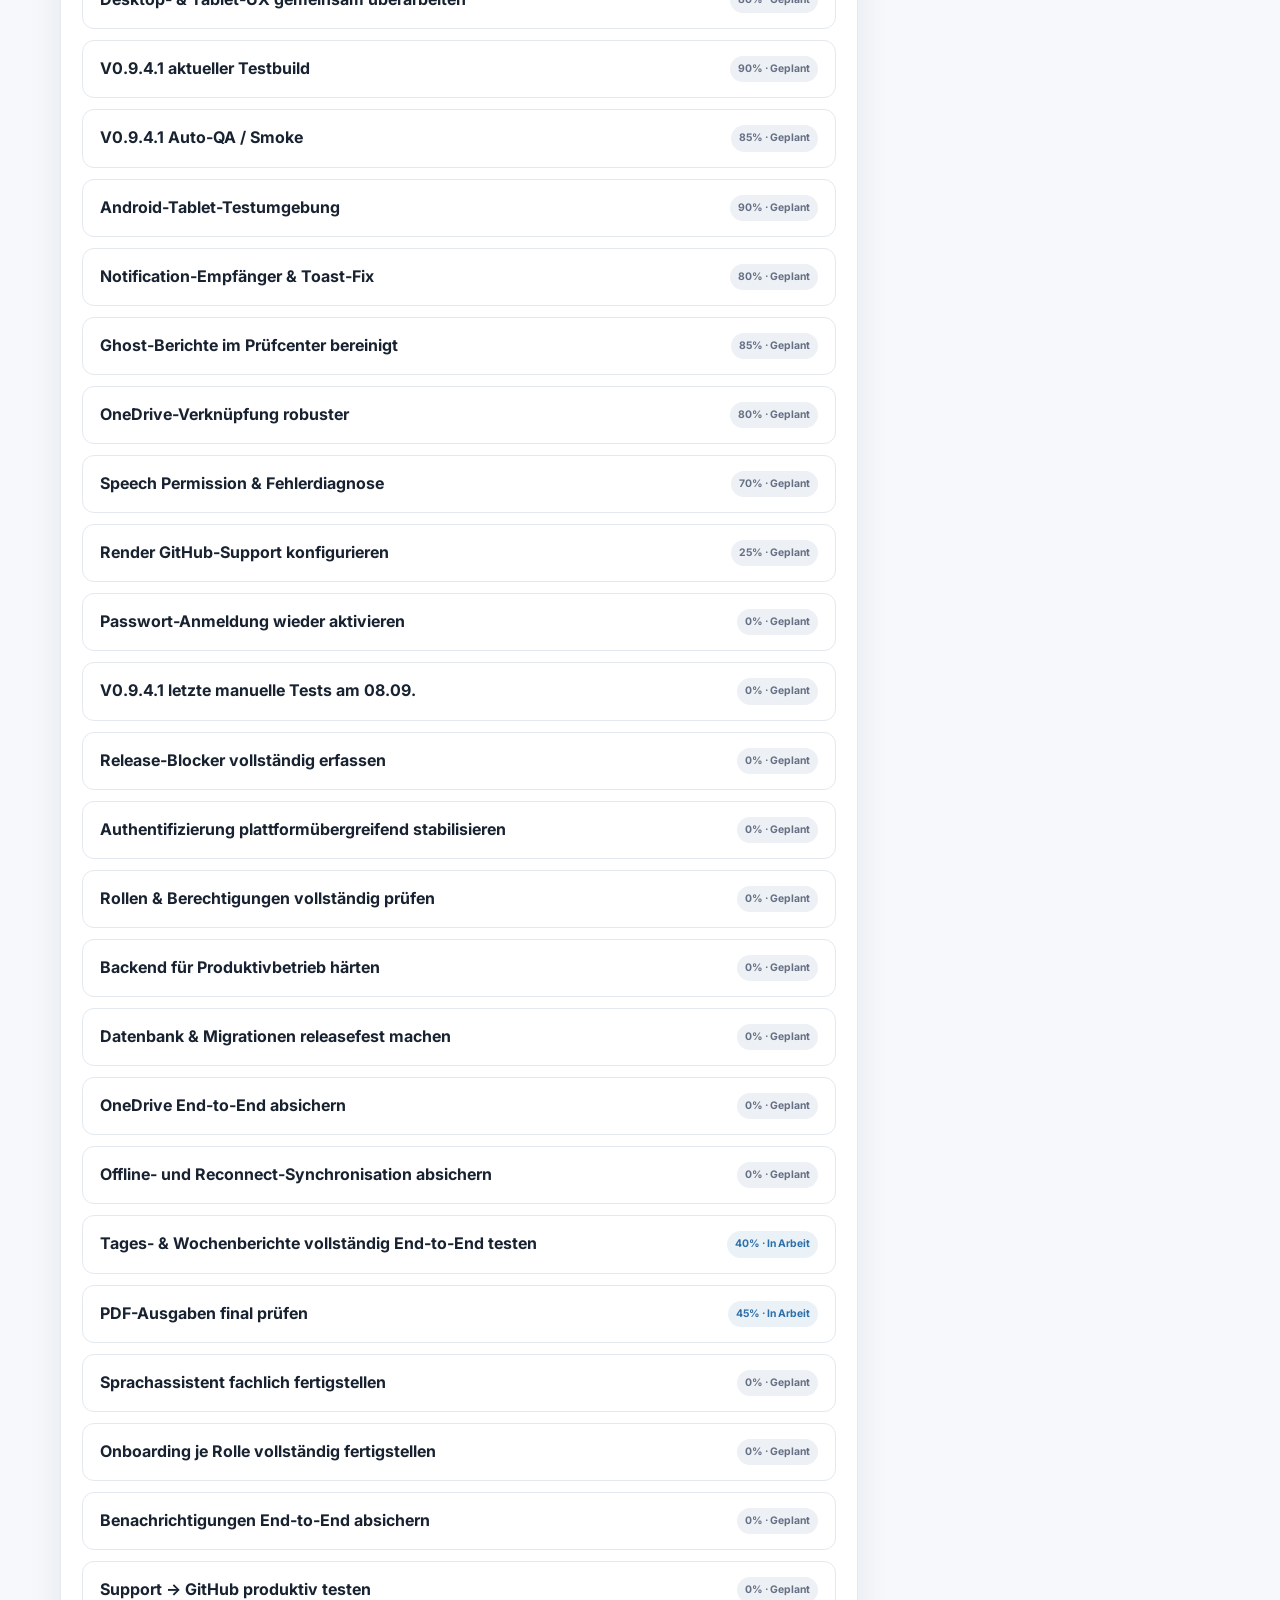
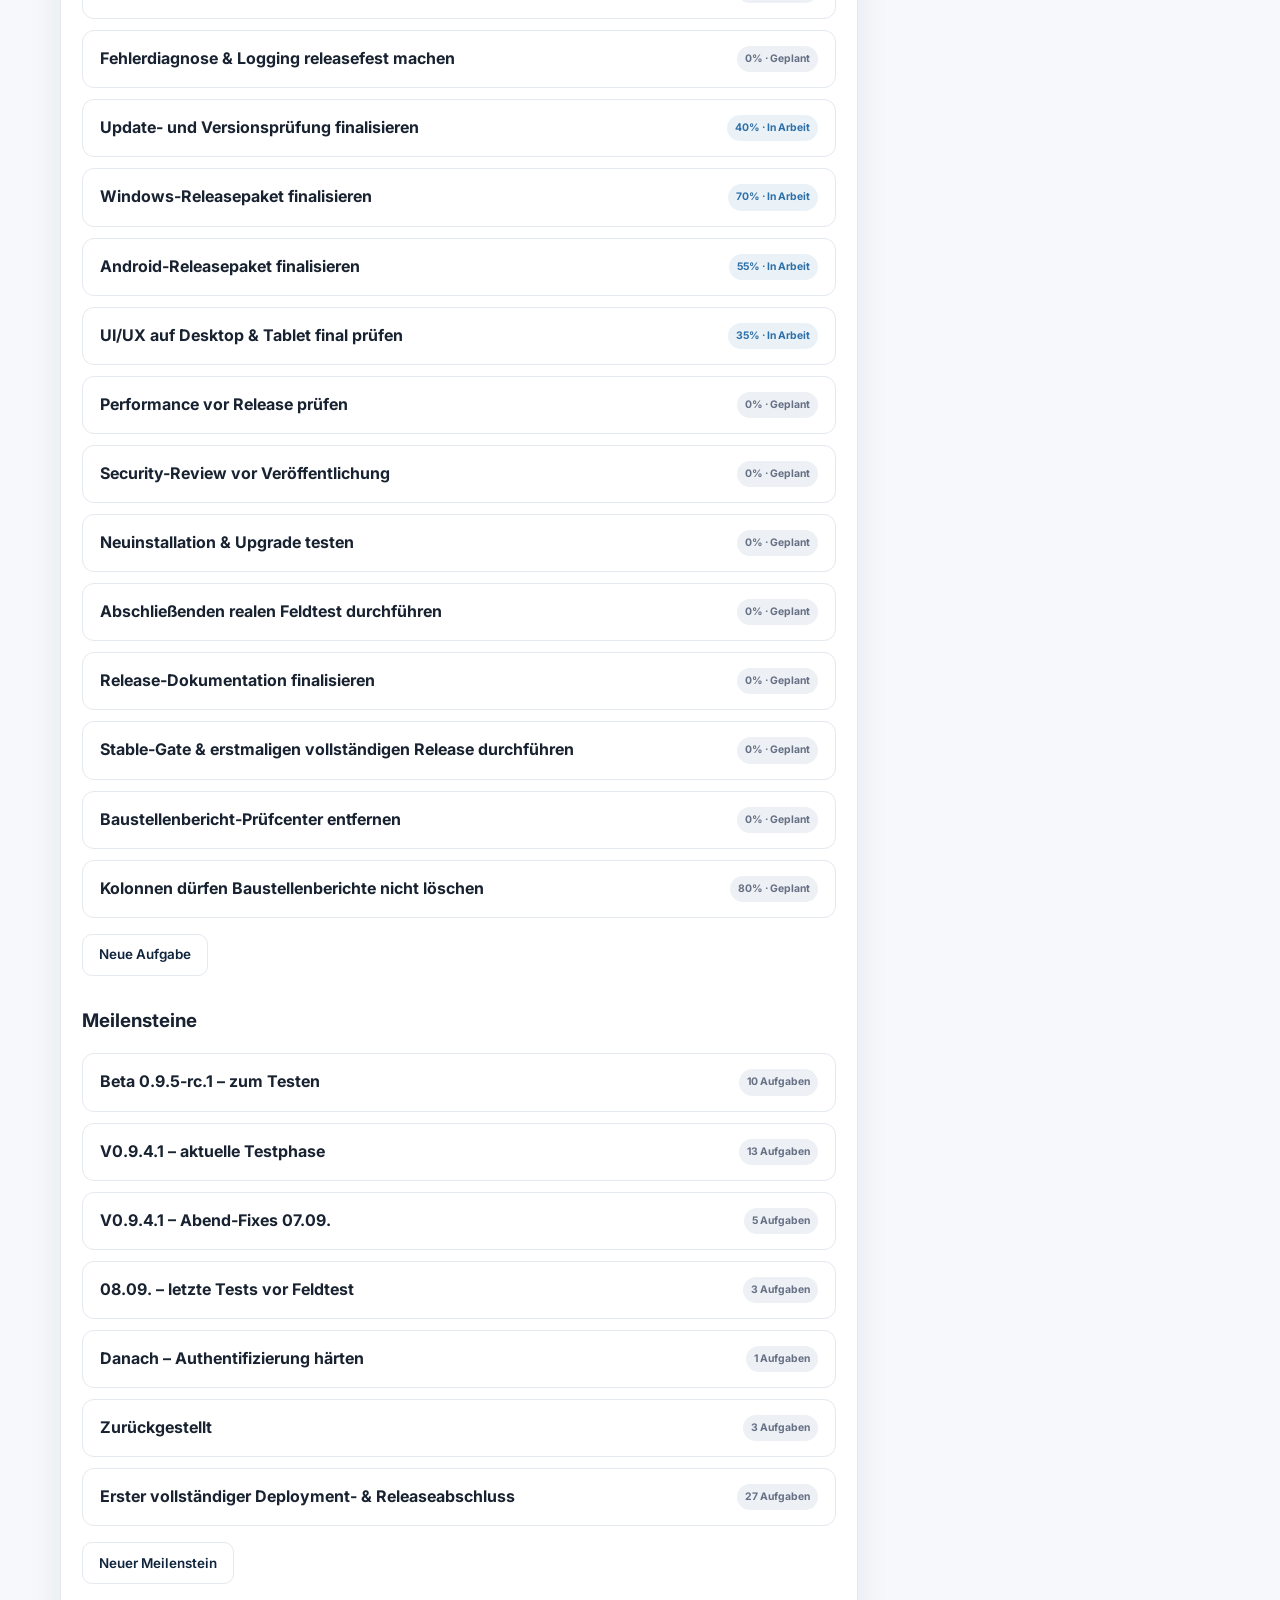
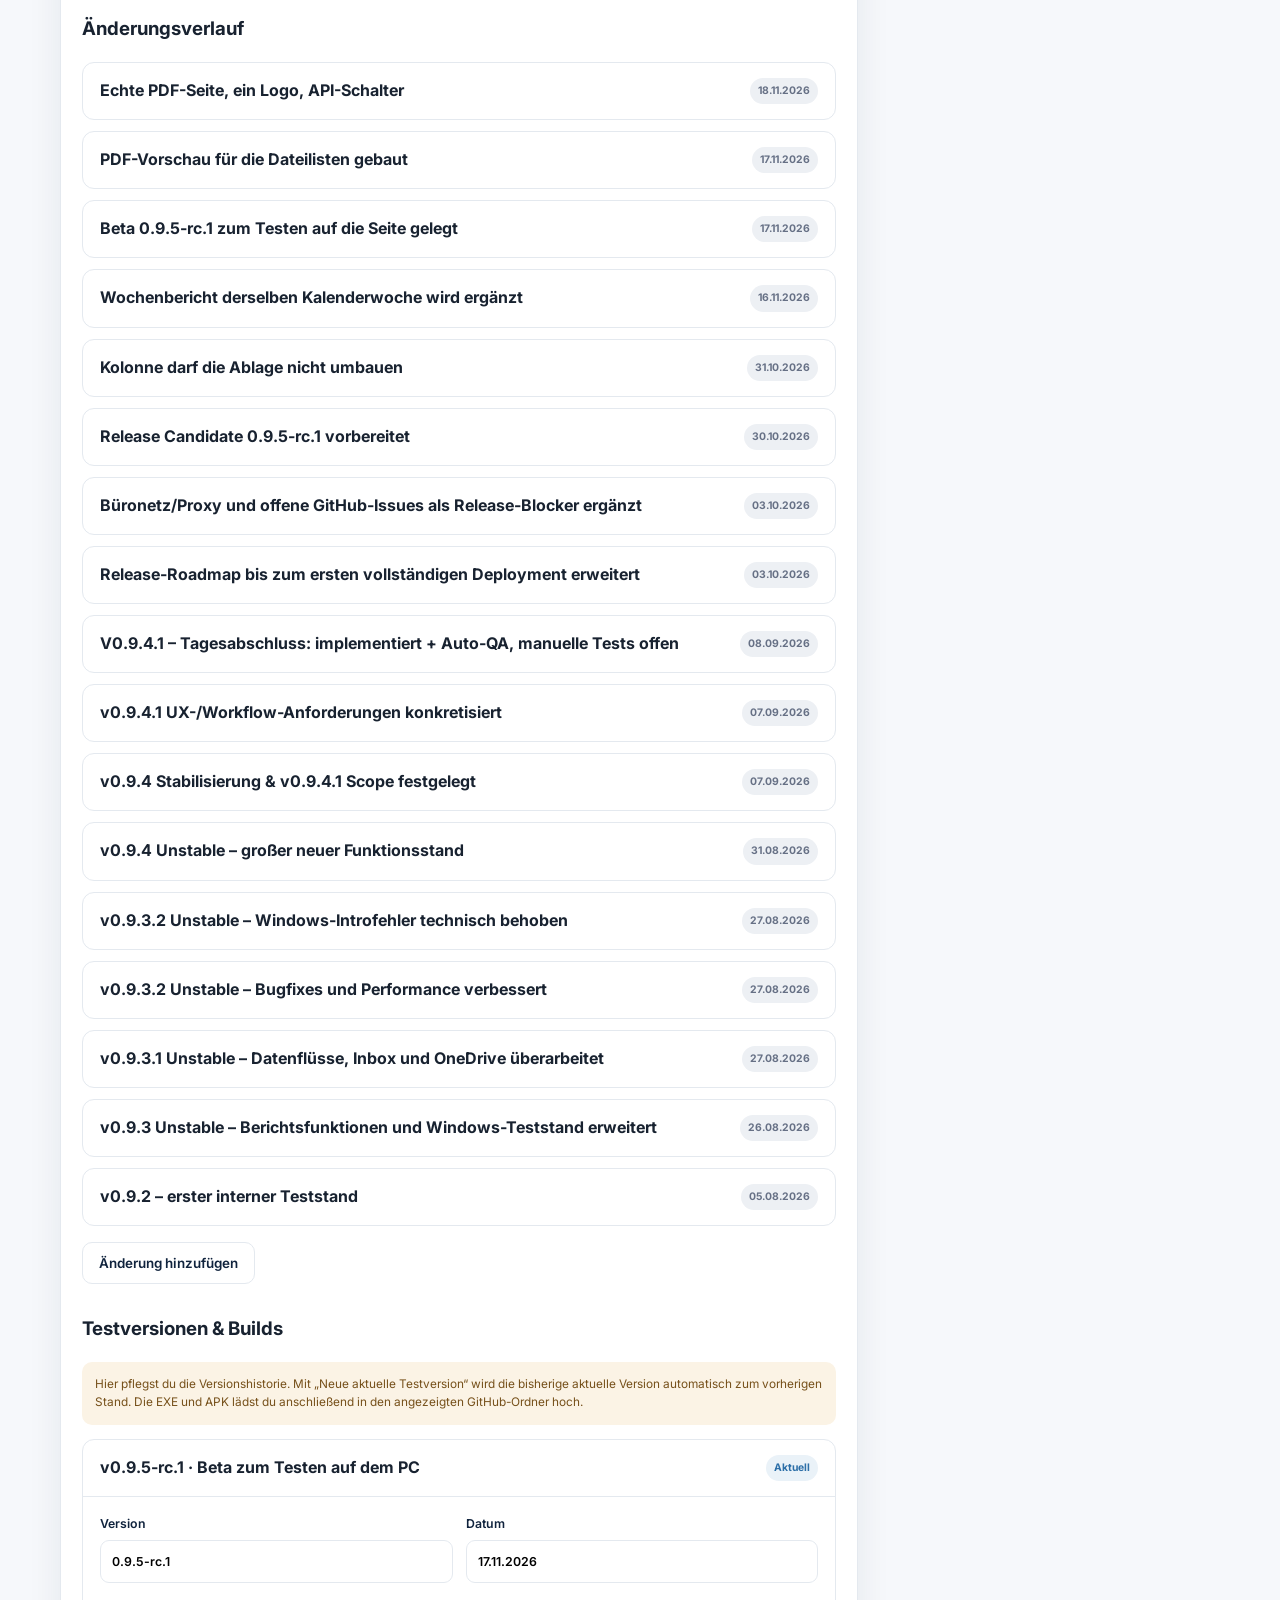
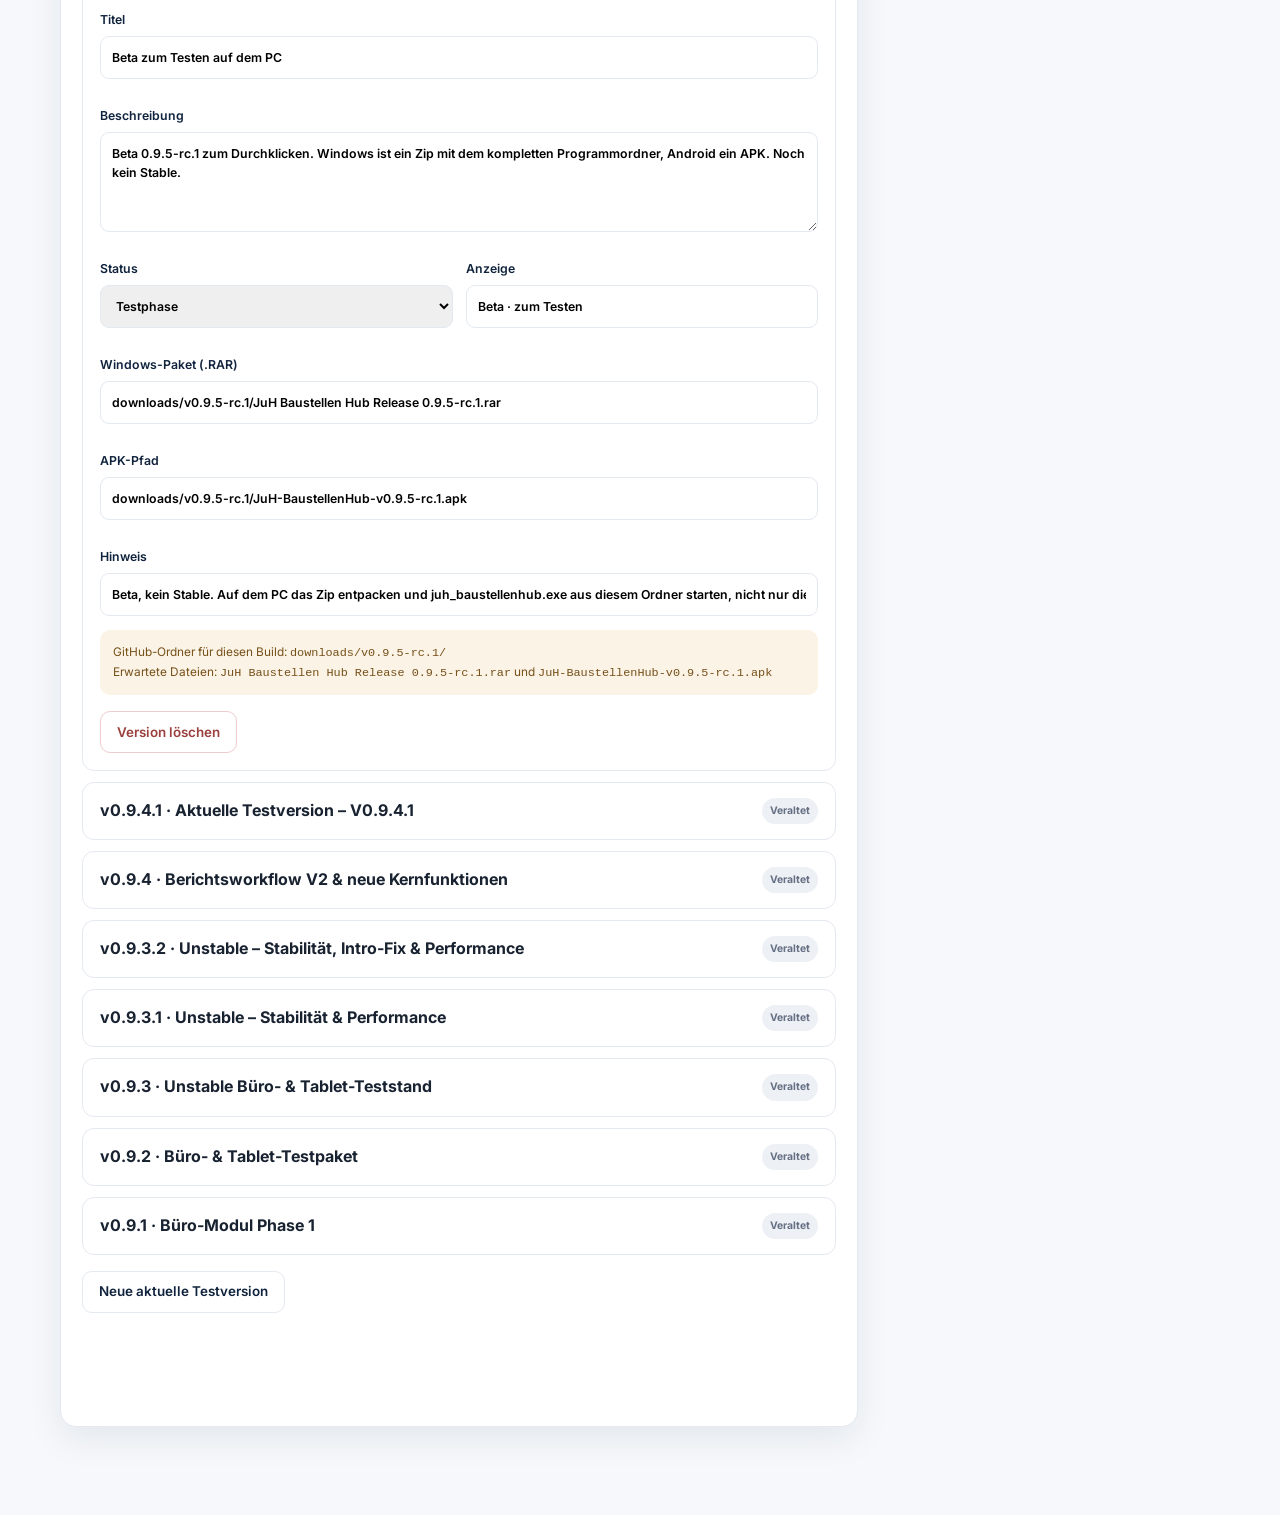
<file: editor.html>
<!doctype html>
<html lang="de">
<head>
<meta charset="utf-8"><meta name="viewport" content="width=device-width,initial-scale=1">
<title>Roadmap verwalten</title>
<link rel="preconnect" href="https://fonts.googleapis.com"><link rel="preconnect" href="https://fonts.gstatic.com" crossorigin>
<link href="https://fonts.googleapis.com/css2?family=Inter:wght@400;500;600;700&display=swap" rel="stylesheet"><link rel="stylesheet" href="styles.css">
<style>
.admin{padding:55px 0 90px}.admin-top{display:flex;justify-content:space-between;gap:30px;align-items:end;margin-bottom:28px}.admin-top h1{font-size:clamp(2.7rem,5vw,4.6rem)}.grid{display:grid;grid-template-columns:minmax(0,1fr) 340px;gap:22px;align-items:start}.panel{background:#fff;border:1px solid var(--line);border-radius:16px;box-shadow:var(--shadow)}.panel-head{padding:19px 21px;border-bottom:1px solid var(--line);display:flex;justify-content:space-between;gap:15px}.panel-body{padding:21px}.connection{display:flex;align-items:center;gap:8px;color:var(--muted);font-size:.76rem}.dot{width:8px;height:8px;border-radius:50%;background:#98a2b3}.connected .dot{background:var(--green)}.field{display:grid;gap:7px;margin-bottom:14px;color:var(--navy);font-size:.77rem;font-weight:600}.field input,.field select,.field textarea{width:100%;border:1px solid var(--line);border-radius:9px;outline:none}.field input,.field select{height:43px;padding:0 11px}.field textarea{min-height:100px;padding:11px;resize:vertical}.form-grid{display:grid;grid-template-columns:repeat(2,1fr);gap:13px}.wide{grid-column:1/-1}.items{display:grid;gap:11px}.edit{border:1px solid var(--line);border-radius:12px;overflow:hidden}.edit summary{cursor:pointer;list-style:none;padding:15px 17px;display:flex;justify-content:space-between;gap:14px}.edit summary::-webkit-details-marker{display:none}.edit-body{padding:17px;border-top:1px solid var(--line)}.pill{padding:5px 8px;border-radius:99px;background:#edf0f4;color:var(--muted);font-size:.65rem;font-weight:700}.pill.done{background:#eaf5ef;color:var(--green)}.pill.in_progress{background:#eaf2f8;color:var(--blue)}.row-actions{display:flex;gap:8px;flex-wrap:wrap;margin-top:16px}.danger{color:var(--red);border-color:#efcccc}.notice{padding:13px;border-radius:10px;background:#fbf3e5;color:#76501a;font-size:.74rem}.message{display:none;margin-bottom:15px;padding:13px;border-radius:10px;font-size:.76rem}.message.show{display:block}.message.ok{background:#eaf5ef;color:var(--green)}.message.bad{background:#f9ecec;color:var(--red)}.savebar{position:sticky;bottom:12px;display:flex;justify-content:space-between;gap:16px;align-items:center;margin-top:22px;padding:13px 15px;border:1px solid var(--line);border-radius:12px;background:rgba(255,255,255,.97);box-shadow:0 12px 35px rgba(16,35,61,.14)}.savebar span{color:var(--muted);font-size:.75rem}.tokenrow{display:grid;grid-template-columns:1fr auto;gap:8px}.help{color:var(--muted);font-size:.78rem;padding-left:18px}.help li+li{margin-top:8px}
@media(max-width:900px){.grid{grid-template-columns:1fr}.admin-top{flex-direction:column;align-items:flex-start}}@media(max-width:650px){.form-grid{grid-template-columns:1fr}.wide{grid-column:auto}.savebar{align-items:stretch;flex-direction:column}}
</style>
</head>
<body>
<header class="header"><div class="container header-inner"><a class="brand" href="index.html"><span class="mark">BH</span><span><strong>Roadmap-Verwaltung</strong><small>BaustellenHub</small></span></a><a class="btn secondary" href="index.html">Öffentliche Ansicht</a></div></header>
<main class="admin container">
<div class="admin-top"><div><p class="eyebrow">Verwaltung</p><h1>Roadmap bearbeiten</h1><p class="lead">Direkt ändern, speichern und auf der Website übernehmen.</p></div><div class="connection" id="connection"><span class="dot"></span><span>Nicht verbunden</span></div></div>
<div class="grid">
<section class="panel"><div class="panel-head"><strong>Roadmap-Daten</strong><button class="btn secondary" id="reload">Neu laden</button></div><div class="panel-body">
<div class="message" id="message"></div>
<div class="form-grid"><label class="field">Version<input id="version"></label><label class="field">Aktualisiert<input id="updated"></label><label class="field wide">Beschreibung<textarea id="summary"></textarea></label></div>
<h3>Aufgaben</h3><div class="items" id="tasks"></div><div class="row-actions"><button class="btn secondary" id="addTask">Neue Aufgabe</button></div>
<h3 style="margin-top:30px">Meilensteine</h3><div class="items" id="milestones"></div><div class="row-actions"><button class="btn secondary" id="addMilestone">Neuer Meilenstein</button></div>
<h3 style="margin-top:30px">Änderungsverlauf</h3><div class="items" id="changes"></div><div class="row-actions"><button class="btn secondary" id="addChange">Änderung hinzufügen</button></div>

<h3 style="margin-top:30px">Testversionen & Builds</h3>
<div class="notice" style="margin-bottom:14px">
  Hier pflegst du die Versionshistorie. Mit „Neue aktuelle Testversion“ wird die bisherige aktuelle Version automatisch zum vorherigen Stand.
  Die EXE und APK lädst du anschließend in den angezeigten GitHub-Ordner hoch.
</div>
<div class="items" id="versionsEditor"></div>
<div class="row-actions">
  <button class="btn secondary" id="addVersion">Neue aktuelle Testversion</button>
</div>
<div class="savebar"><span id="saveState">Keine ungespeicherten Änderungen.</span><button class="btn primary" id="save">Direkt in GitHub speichern</button></div>
</div></section>
<aside class="panel"><div class="panel-head"><strong>GitHub-Verbindung</strong></div><div class="panel-body">
<label class="field">Fine-grained Token<div class="tokenrow"><input type="password" id="token" autocomplete="off" placeholder="github_pat_..."><button class="btn secondary" id="connect">Verbinden</button></div></label>
<div class="notice">Das Token wird nur für die aktuelle Browser-Sitzung im <strong>sessionStorage</strong> gespeichert. Gib dieses Token niemals deinem Chef.</div>
<h3 style="margin-top:23px">Benötigte Rechte</h3><ul class="help"><li>Zugriff nur auf dieses Repository</li><li><code>Contents: Read and write</code></li><li>Am besten mit Ablaufdatum</li></ul>
<h3 style="margin-top:23px">Berechnung</h3><ul class="help"><li>Jede Aufgabe besitzt einen Fortschritt von 0–100 %.</li><li>Gesamtfortschritt = Durchschnitt aller Aufgaben.</li><li>Meilenstein = Durchschnitt der zugeordneten Aufgaben.</li><li>Status „Erledigt“ setzt automatisch 100 %.</li></ul>
</div></aside>
</div></main>
<script src="config.js"></script><script src="editor.js"></script>
</body></html>
</file>
<file: styles.css>
:root{--navy:#10233d;--blue:#2d6fa8;--text:#182230;--muted:#667085;--line:#e4e9ef;--bg:#f6f8fb;--white:#fff;--green:#2f7d57;--amber:#99671d;--red:#9b3f3f;--container:min(1160px,calc(100% - 40px));--shadow:0 12px 35px rgba(16,35,61,.08)}
*{box-sizing:border-box}html{scroll-behavior:smooth}body{margin:0;font-family:Inter,system-ui,sans-serif;color:var(--text);background:var(--bg);line-height:1.55}button,input,select,textarea{font:inherit}a{text-decoration:none;color:inherit}.container{width:var(--container);margin:auto}
.header{position:sticky;top:0;z-index:20;background:rgba(255,255,255,.95);border-bottom:1px solid var(--line);backdrop-filter:blur(14px)}.header-inner{min-height:72px;display:flex;align-items:center;justify-content:space-between;gap:24px}.brand{display:flex;align-items:center;gap:11px}.mark{width:40px;height:40px;display:grid;place-items:center;border-radius:10px;background:var(--navy);color:white;font-weight:700}.brand strong,.brand small{display:block}.brand small{font-size:.7rem;color:var(--muted)}nav{display:flex;gap:28px;color:var(--muted);font-size:.85rem;font-weight:600}.actions{display:flex;gap:9px}.btn{min-height:42px;padding:0 16px;border-radius:10px;border:1px solid transparent;cursor:pointer;font-weight:600;font-size:.84rem}.primary{background:var(--navy);color:white}.secondary{background:white;border-color:var(--line);color:var(--navy)}.light{background:white;color:var(--navy)}
.hero{display:grid;grid-template-columns:1.15fr .85fr;gap:58px;align-items:center;padding:90px 0 76px}.eyebrow{margin:0 0 8px;color:var(--blue);font-size:.74rem;font-weight:700;text-transform:uppercase;letter-spacing:.09em}.pale{color:rgba(255,255,255,.7)}h1,h2,h3,p{margin-top:0}h1{margin-bottom:18px;color:var(--navy);font-size:clamp(3rem,6vw,5.3rem);line-height:.98;letter-spacing:-.055em}h2{margin-bottom:0;color:var(--navy);font-size:clamp(2rem,4vw,3.2rem);line-height:1.05;letter-spacing:-.04em}.lead{max-width:700px;color:var(--muted);font-size:1.05rem}.meta{display:flex;flex-wrap:wrap;gap:34px;margin-top:32px;padding-top:24px;border-top:1px solid var(--line)}.meta span,.meta strong{display:block}.meta span{color:var(--muted);font-size:.7rem;text-transform:uppercase;letter-spacing:.06em}.meta strong{margin-top:4px;color:var(--navy);font-size:.9rem}
.overview-card{padding:28px;border:1px solid var(--line);border-radius:16px;background:white;box-shadow:var(--shadow)}.card-head{display:flex;justify-content:space-between;color:var(--muted);font-size:.78rem}.card-head b{color:var(--green);font-size:.7rem}.big-value{margin:30px 0 10px;color:var(--navy);font-size:3rem;font-weight:700;letter-spacing:-.05em}.bar{height:10px;border-radius:99px;background:#edf0f4;overflow:hidden}.bar i{display:block;width:0;height:100%;border-radius:inherit;background:var(--blue);transition:.4s}.counts{display:grid;grid-template-columns:repeat(4,1fr);margin-top:28px;padding-top:18px;border-top:1px solid var(--line)}.counts div+div{padding-left:18px;border-left:1px solid var(--line)}.counts strong,.counts span{display:block}.counts strong{color:var(--navy);font-size:1.2rem}.counts span{color:var(--muted);font-size:.7rem}.calculation-note{margin:18px 0 0;color:var(--muted);font-size:.7rem}
.section{padding:82px 0}.section-head{display:flex;justify-content:space-between;align-items:end;gap:40px;margin-bottom:34px}.section-head>p{max-width:480px;margin-bottom:3px;color:var(--muted)}.milestones{display:grid;gap:14px}.milestone{display:grid;grid-template-columns:50px 1fr 170px;gap:20px;align-items:center;padding:22px;border:1px solid var(--line);border-radius:14px;background:white}.num{width:42px;height:42px;display:grid;place-items:center;border-radius:10px;background:#eaf2f8;color:var(--navy);font-weight:700}.milestone h3{margin-bottom:5px;color:var(--navy);font-size:1.02rem}.milestone p{margin-bottom:8px;color:var(--muted);font-size:.83rem}.milestone small{color:var(--muted)}.milestone-progress{text-align:right}.milestone-progress strong{display:block;margin-bottom:8px;color:var(--navy)}
.filters{display:flex;flex-wrap:wrap;gap:8px}.filter{min-height:36px;padding:0 12px;border:1px solid var(--line);border-radius:9px;background:white;color:var(--muted);cursor:pointer;font-size:.77rem;font-weight:600}.filter.active{background:var(--navy);border-color:var(--navy);color:white}.task-list{display:grid;gap:12px}.task{display:grid;grid-template-columns:32px 1fr 120px;gap:16px;padding:20px;border:1px solid var(--line);border-radius:14px;background:white}.check{width:26px;height:26px;display:grid;place-items:center;border:1px solid var(--line);border-radius:7px}.task.done .check{background:var(--green);border-color:var(--green);color:white}.task.done h3{text-decoration:line-through;color:#758091}.task h3{margin-bottom:6px;color:var(--navy);font-size:.97rem}.task p{margin-bottom:12px;color:var(--muted);font-size:.82rem}.tags{display:flex;flex-wrap:wrap;gap:7px}.tag{padding:5px 8px;border-radius:7px;background:#f1f4f7;color:var(--muted);font-size:.67rem;font-weight:600}.high{background:#f9ecec;color:var(--red)}.medium{background:#fbf3e5;color:var(--amber)}.task-side{text-align:right}.task-side strong{display:block;color:var(--navy)}.task-side span{color:var(--muted);font-size:.72rem}
.changelog{border-top:1px solid var(--line)}.change{display:grid;grid-template-columns:130px 1fr;gap:26px;padding:22px 0;border-bottom:1px solid var(--line)}.change-date{color:var(--muted);font-size:.76rem}.change h3{margin-bottom:5px;color:var(--navy);font-size:.96rem}.change p{margin-bottom:0;color:var(--muted);font-size:.82rem}
.feedback{margin-top:60px;padding:64px 0;background:var(--navy);color:white}.feedback-inner{display:grid;grid-template-columns:1fr auto;gap:50px;align-items:center}.feedback h2{color:white}.feedback p:last-child{margin:15px 0 0;color:rgba(255,255,255,.7)}footer{background:var(--navy);border-top:1px solid rgba(255,255,255,.1);color:rgba(255,255,255,.6)}.footer-inner{min-height:70px;display:flex;justify-content:space-between;align-items:center;font-size:.76rem}
dialog{width:min(620px,calc(100% - 28px));padding:0;border:0;border-radius:16px;box-shadow:0 25px 80px rgba(16,35,61,.3)}dialog::backdrop{background:rgba(16,35,61,.55);backdrop-filter:blur(4px)}.dialog{padding:26px}.dialog-head{display:flex;justify-content:space-between;gap:20px}.dialog-head h2{font-size:1.7rem}.close{width:36px;height:36px;border:1px solid var(--line);border-radius:9px;background:white;cursor:pointer;font-size:1.2rem}.dialog label{display:grid;gap:7px;margin-top:16px;color:var(--navy);font-size:.78rem;font-weight:600}.dialog input,.dialog select,.dialog textarea{width:100%;border:1px solid var(--line);border-radius:10px;outline:none}.dialog input,.dialog select{height:45px;padding:0 12px}.dialog textarea{padding:12px;resize:vertical}.dialog-actions{display:flex;justify-content:flex-end;gap:9px;margin-top:22px}.email-link{margin-top:12px;padding:0;border:0;background:none;color:var(--blue);cursor:pointer;font-size:.75rem;font-weight:600}
@media(max-width:900px){nav{display:none}.hero{grid-template-columns:1fr}.feedback-inner{grid-template-columns:1fr}}@media(max-width:680px){:root{--container:min(100% - 24px,1160px)}.actions .secondary{display:none}.hero{padding-top:60px}.section-head{align-items:flex-start;flex-direction:column}.milestone{grid-template-columns:42px 1fr}.milestone-progress{grid-column:2;text-align:left}.task{grid-template-columns:30px 1fr}.task-side{grid-column:2;text-align:left}.change{grid-template-columns:1fr;gap:8px}.footer-inner{align-items:flex-start;flex-direction:column;justify-content:center;gap:5px}}
/* Testversionen */
#versions{scroll-margin-top:90px}.current-version-card{overflow:hidden;border:1px solid var(--line);border-radius:18px;background:white;box-shadow:var(--shadow)}.current-version-top{display:flex;justify-content:space-between;gap:40px;padding:30px;border-bottom:1px solid var(--line)}.version-label-row{display:flex;flex-wrap:wrap;align-items:center;gap:8px;margin-bottom:15px}.current-version-label,.version-status{display:inline-flex;align-items:center;min-height:27px;padding:0 9px;border-radius:999px;font-size:.67rem;font-weight:700}.current-version-label{padding-inline:10px;background:var(--navy);color:white;text-transform:uppercase;letter-spacing:.05em}.version-status{background:#edf0f4;color:var(--muted)}.version-status-testing{background:#fbf3e5;color:var(--amber)}.version-status-ready_for_test{background:#eaf2f8;color:var(--blue)}.version-status-stable{background:#eaf5ef;color:var(--green)}.version-status-outdated{background:#f1f3f5;color:#7a8491}.current-version-top h3{margin:0 0 10px;color:var(--navy);font-size:1.7rem;letter-spacing:-.03em}.current-version-top h3 span{color:var(--blue)}.current-version-description{max-width:700px;margin:0;color:var(--muted);font-size:.88rem}.version-date{flex-shrink:0;text-align:right}.version-date span,.version-date strong{display:block}.version-date span{margin-bottom:3px;color:var(--muted);font-size:.67rem;text-transform:uppercase;letter-spacing:.06em}.version-date strong{color:var(--navy);font-size:.85rem}.current-version-content{display:grid;grid-template-columns:minmax(0,1fr) 350px;gap:40px;padding:30px}.current-version-content h4{margin:0 0 17px;color:var(--navy);font-size:.78rem;text-transform:uppercase;letter-spacing:.05em}.version-changes ul{display:grid;gap:10px;margin:0;padding:0;list-style:none}.version-changes li{display:flex;gap:10px;align-items:flex-start;color:var(--muted);font-size:.8rem}.version-check{width:19px;height:19px;flex:0 0 19px;display:grid;place-items:center;margin-top:1px;border-radius:50%;background:#eaf5ef;color:var(--green);font-size:.65rem;font-weight:700}.version-download-list{display:grid;gap:9px}.version-download{display:grid;grid-template-columns:46px 1fr auto;gap:12px;align-items:center;min-height:70px;padding:10px 14px 10px 10px;border:1px solid var(--line);border-radius:11px;background:#fafbfc;transition:.18s}.version-download:hover{border-color:#c9d3df;background:white;transform:translateY(-1px)}.primary-download{border-color:#cdd9e5}.download-icon{width:46px;height:46px;display:grid;place-items:center;border-radius:9px;background:var(--navy);color:white;font-size:.62rem;font-weight:700}.download-copy small,.download-copy strong{display:block}.download-copy small{margin-bottom:2px;color:var(--muted);font-size:.66rem}.download-copy strong{color:var(--navy);font-size:.82rem}.download-arrow{color:var(--blue);font-size:1.15rem;font-weight:700}.version-notice{margin:13px 0 0;padding:11px 12px;border-radius:9px;background:#fbf3e5;color:#76501a;font-size:.69rem;line-height:1.45}.download-missing,.history-no-download{color:var(--muted);font-size:.72rem}.version-history-head{display:flex;justify-content:space-between;align-items:center;gap:20px;margin:38px 0 13px}.version-history-head h3{margin:0;color:var(--navy);font-size:1rem}.version-history-head span{color:var(--muted);font-size:.72rem}.version-history{display:grid;gap:9px}.history-version{display:flex;justify-content:space-between;gap:30px;align-items:center;padding:17px 19px;border:1px solid var(--line);border-radius:12px;background:white}.history-version-main{min-width:0;flex:1;display:flex;justify-content:space-between;gap:30px;align-items:center}.history-version-title{display:flex;flex-wrap:wrap;align-items:center;gap:9px}.history-version-title strong{color:var(--navy);font-size:.94rem}.history-version p{margin:5px 0 0;color:var(--muted);font-size:.74rem}.history-version time{flex-shrink:0;color:var(--muted);font-size:.72rem}.history-version-downloads{display:flex;gap:7px}.history-download{display:inline-flex;align-items:center;gap:9px;min-height:35px;padding:0 11px;border:1px solid var(--line);border-radius:8px;color:var(--navy);font-size:.7rem;font-weight:600}.history-download:hover{background:#f6f8fb}.history-download span{color:var(--blue)}.version-empty{padding:24px;border:1px dashed #ccd4de;border-radius:12px;background:rgba(255,255,255,.55);color:var(--muted);text-align:center;font-size:.8rem}.version-error{border-color:#efcccc;background:#f9ecec;color:var(--red)}
@media(max-width:850px){.current-version-content{grid-template-columns:1fr}.history-version{align-items:flex-start;flex-direction:column}.history-version-downloads{width:100%}.history-download{flex:1;justify-content:center}}@media(max-width:600px){.current-version-top{flex-direction:column;gap:20px;padding:22px}.version-date{text-align:left}.current-version-content{padding:22px}.history-version-main{align-items:flex-start;flex-direction:column;gap:10px}}
</file>
